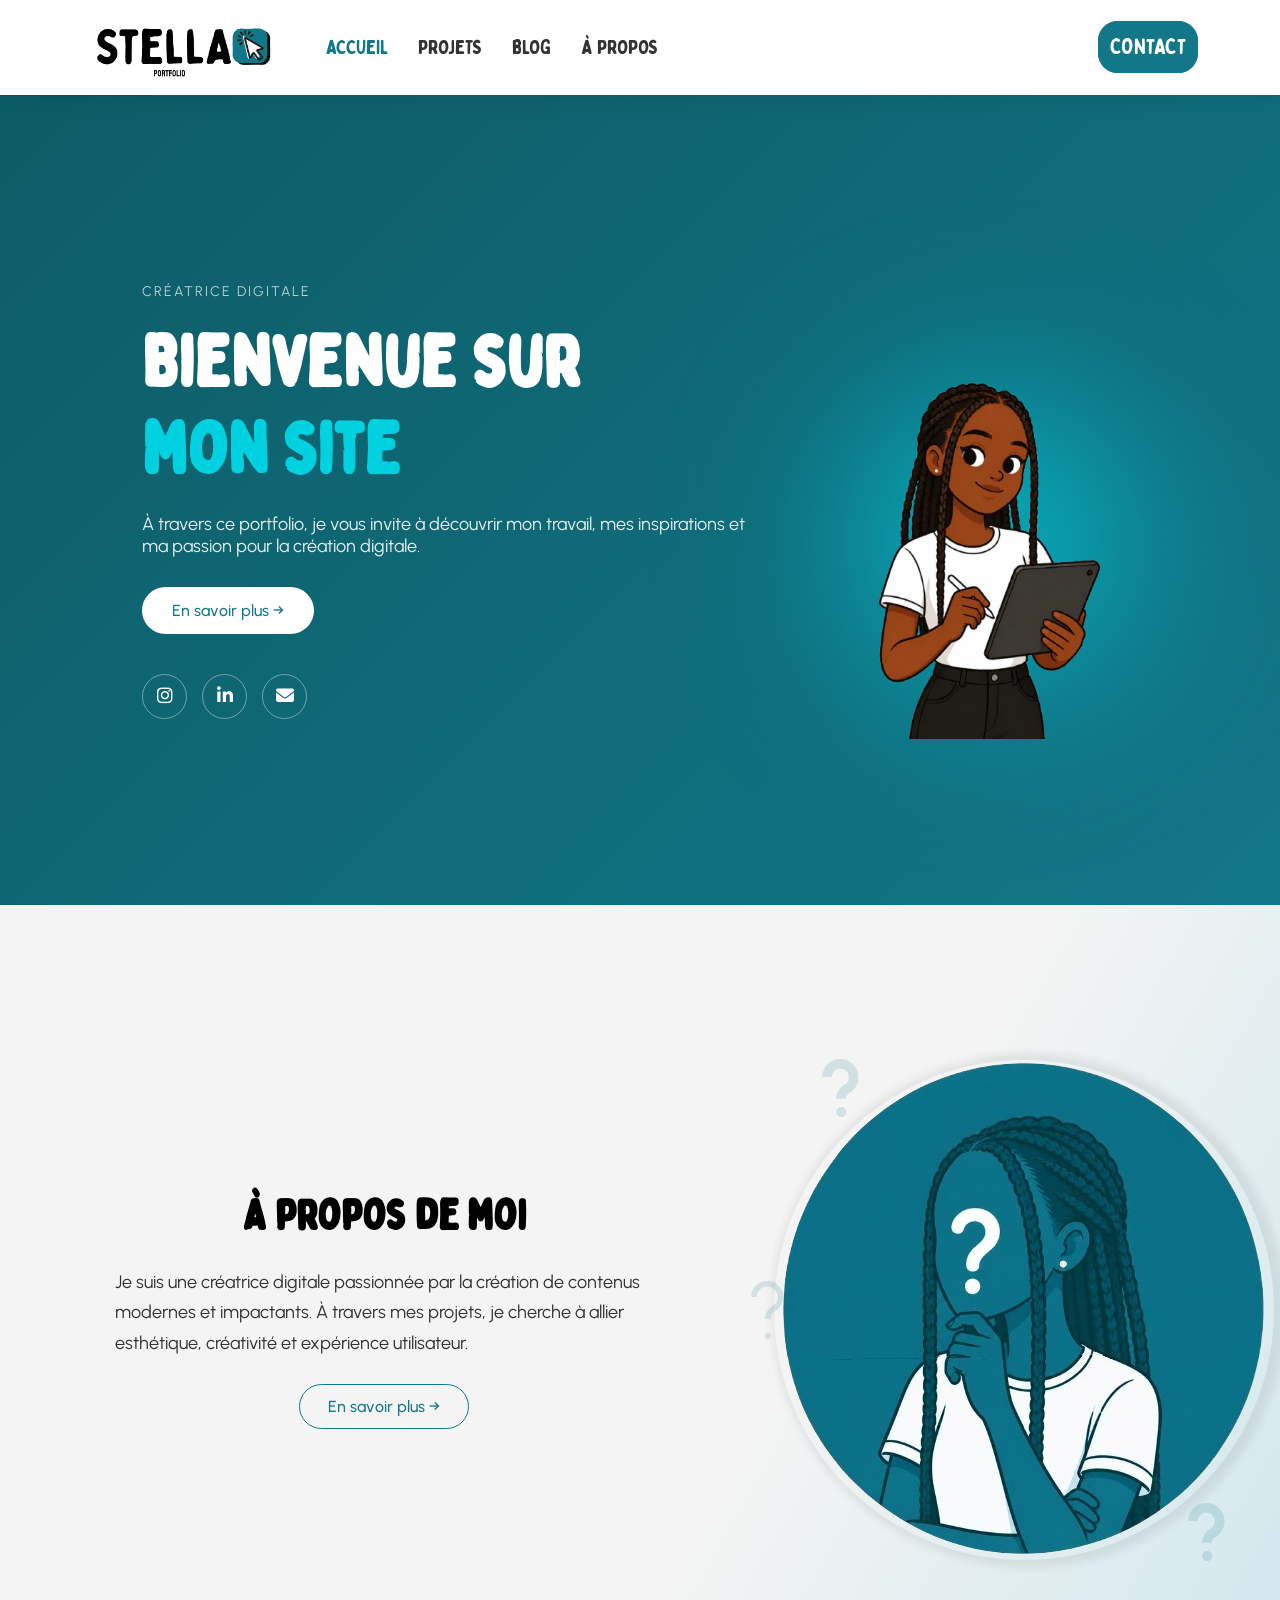
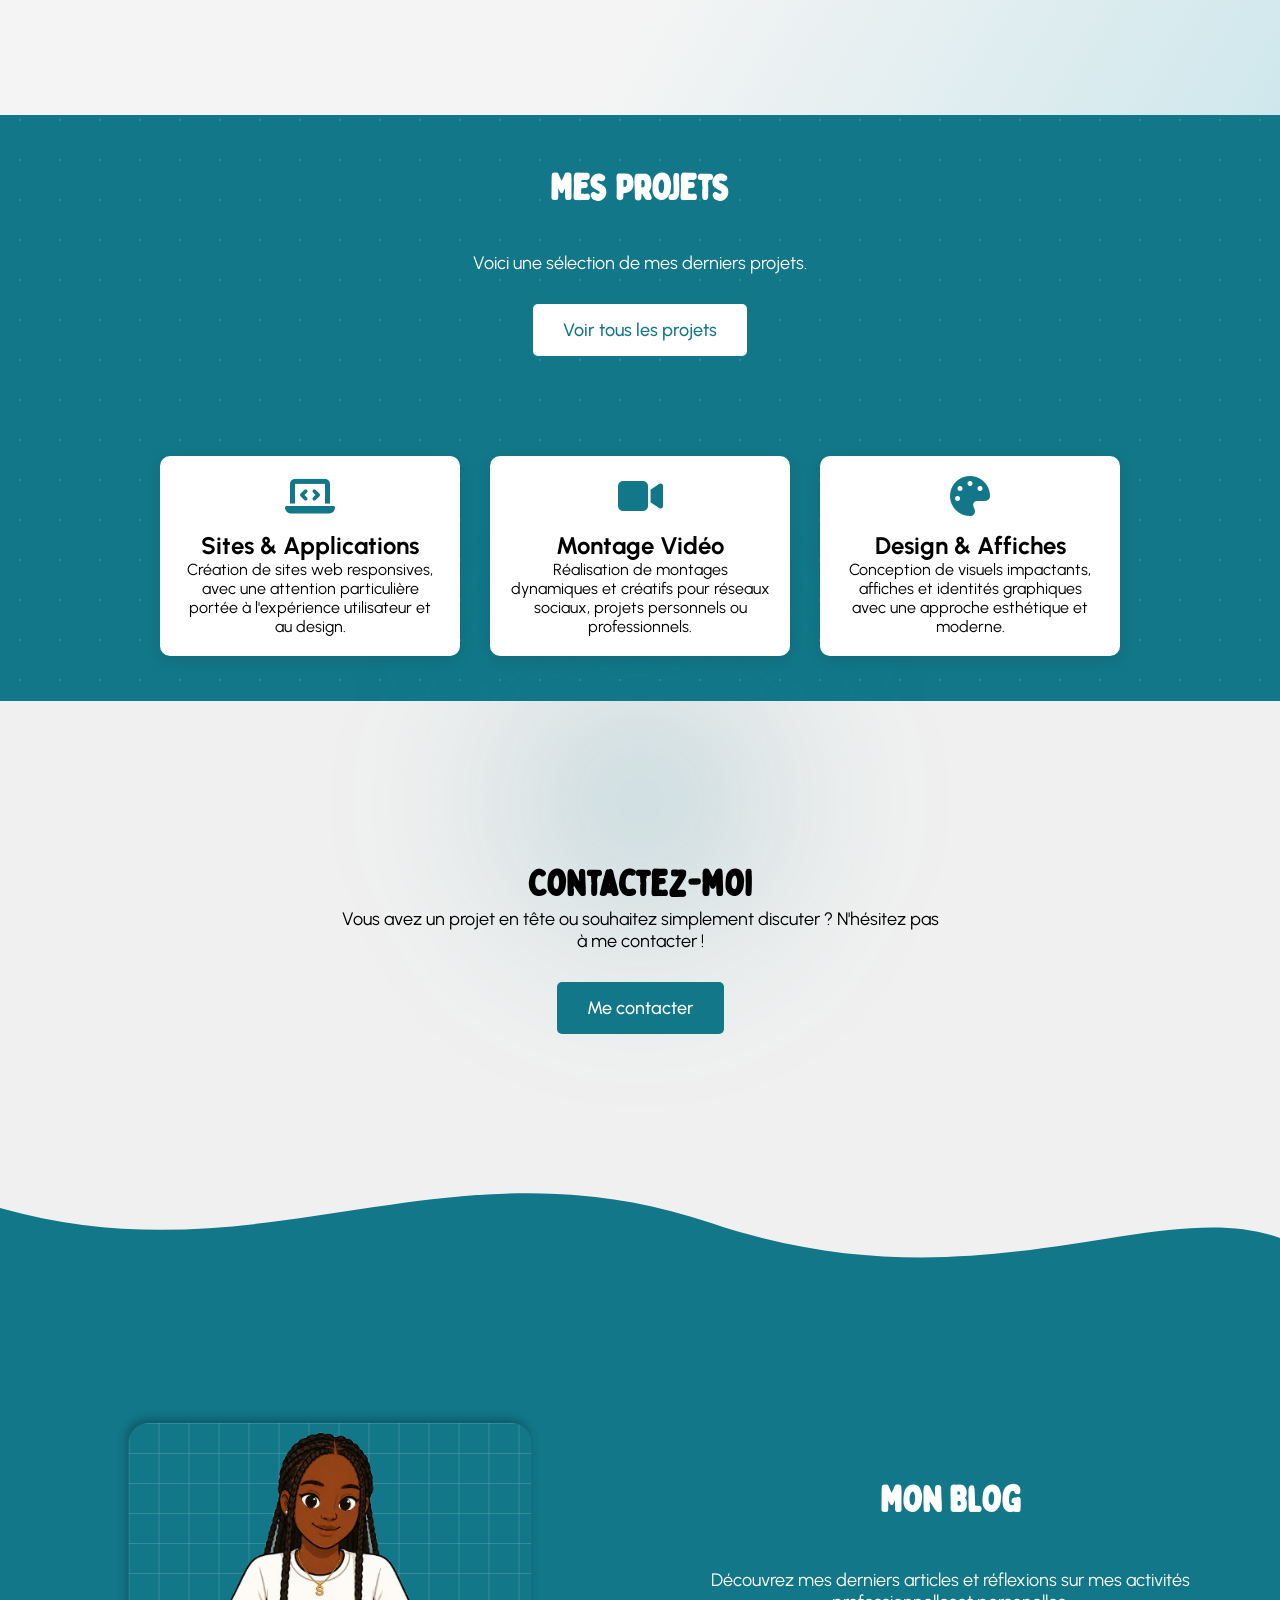
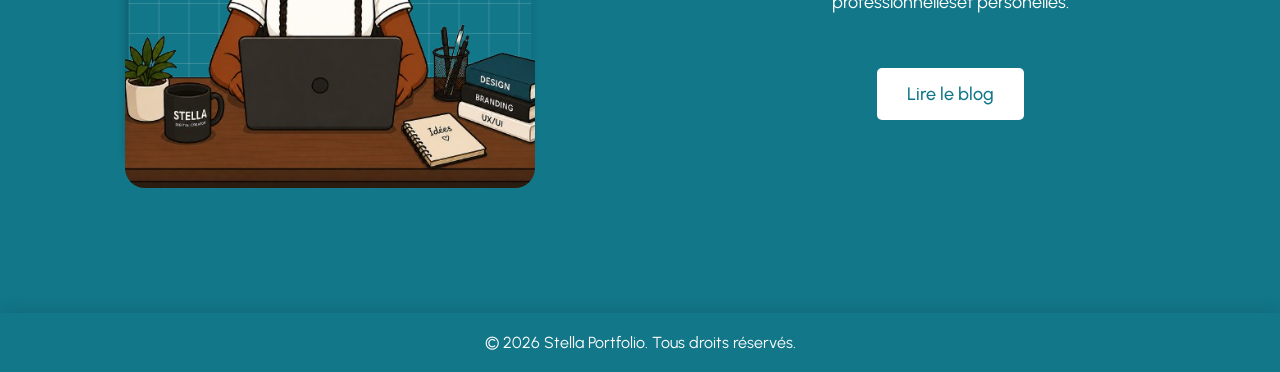
<file: index.html>
<!DOCTYPE html>
<html lang="fr">
<head>
    <meta charset="UTF-8">
    <meta name="viewport" content="width=device-width, initial-scale=1.0">
    <title>Stella</title>
    <link rel="stylesheet" href="assets/css/index.css">
    <link rel="stylesheet" href="assets/css/general.css">
    <link rel="stylesheet" href="https://cdnjs.cloudflare.com/ajax/libs/font-awesome/6.5.0/css/all.min.css">
    <link href="https://fonts.googleapis.com/css2?family=Inter:wght@300;400;500;600;700&display=swap" rel="stylesheet">
    <link href="https://fonts.googleapis.com/css2?family=Urbanist:wght@300;400;500;600;700&display=swap" rel="stylesheet">
<link rel="stylesheet" href="https://cdnjs.cloudflare.com/ajax/libs/font-awesome/6.5.0/css/all.min.css">
<link rel="icon" type="image/png" href="media/logo-onglet-stella.png">

</head>


<body>

<!-- En-tête avec la barre de navigation et la section de héros -->
<header>
 <nav class="navbar">

    <!-- LOGO -->
    <div class="navbar-logo">
        <img src="media/logo-stella.png" alt="Logo" class="logo">
    </div>

    <!-- HAMBURGER -->
    <div class="hamburger">

        <span></span>
        <span></span>
        <span></span>

    </div>

    <!-- MENU -->
    <div class="nav-menu">
<div class="mobile-menu-logo">
    <img src="media/logo-stella_none.png" alt="Logo Stella">
</div>
        <div class="nav-links">

            <a href="index.html">Accueil</a>
            <a href="vues/projets.html">Projets</a>
            <a href="vues/blog.html">Blog</a>
            <a href="vues/apropos.html">À propos</a>
            <!-- <a href="vues/mystere.html">?</a> -->

        </div>

        <div class="nav-links-right">

            <a href="vues/contact.html">Contact</a>

        </div>

    </div>

</nav>
<!-- Section de héros -->
 <div class="hero">
 

     <div class="hero-col-text">
        <span class="hero-tag">Créatrice digitale</span>

        <h1>
            Bienvenue sur <br>
            <span>mon site</span>
        </h1>

        <p>
            À travers ce portfolio, je vous invite à découvrir mon travail,
            mes inspirations et ma passion pour la création digitale.
        </p>

        <a href="vues/a-propos.html" class="btn">En savoir plus →</a>
        <br>
       <div class="hero-socials">
    <a href="#" target="_blank" aria-label="Instagram">
        <i class="fab fa-instagram"></i>
    </a>
    <a href="#" target="_blank" aria-label="LinkedIn">
        <i class="fab fa-linkedin-in"></i>
    </a>
    <a href="mailto:tonmail@email.com" aria-label="Email">
        <i class="fas fa-envelope"></i>
    </a>
</div>
    </div>
    
    <div class="hero-col-image">
        <img  class="hero-image" src="media/index/avatar_hero.png" alt="Image avatr de la section de héros  ">
  <div class="hero-glow"></div>
 </div>
   

    
</div>
</header>
<!-- Section principale -->
<main>
<section class="about">
    <div class="about-content">
        <h2>À propos de moi</h2>
        <p>
            Je suis une créatrice digitale passionnée par la création de contenus modernes et impactants.
            À travers mes projets, je cherche à allier esthétique, créativité et expérience utilisateur.
        </p>
        <a href="vues/a-propos.html" class="about-btn">
    En savoir plus →
</a>
    </div>

  
    <div class="about-image">
         <span>?</span>
        <img src="media/index/img-apropos.png" alt="Image à propos de moi">
</div>
       
</section>

<section class="projects">
   
    <div class="projects-header">
        <h2>Mes Projets</h2>
        <p>Voici une sélection de mes derniers projets.</p>
        <a href="vues/projets.html" class="btn">Voir tous les projets</a>
    </div>
    
   <div class="project-list">

    <!-- WEB / MOBILE -->
    <div class="project-item">
        <i class="fas fa-laptop-code"></i>
        <h3>Sites & Applications</h3>
        <p>
            Création de sites web responsives, avec une attention particulière portée à l'expérience utilisateur et au design.
        </p>
    </div>

    <!-- VIDEO -->
    <div class="project-item">
        <i class="fas fa-video"></i>
        <h3>Montage Vidéo</h3>
        <p>
            Réalisation de montages dynamiques et créatifs pour réseaux sociaux, projets personnels ou professionnels.
        </p>
    </div>

    <!-- DESIGN -->
    <div class="project-item">
        <i class="fas fa-palette"></i>
        <h3>Design & Affiches</h3>
        <p>
            Conception de visuels impactants, affiches et identités graphiques avec une approche esthétique et moderne.
        </p>
    </div>

</div>
</section>






<section class="contact">
  
    <h2>Contactez-moi</h2>
    <p>Vous avez un projet en tête ou souhaitez simplement discuter ? N'hésitez pas à me contacter !</p>
    <a href="vues/contact.html" class="btn">Me contacter</a>
</section>

<!-- 🔥 SECTION TRANSITION -->
<div class="section-transition">
  <svg viewBox="0 0 1440 200" preserveAspectRatio="none">
    <path fill="#127789" d="
      M0,100 
      C300,200 500,0 800,120 
      C1100,240 1300,80 1440,140 
      L1440,200 
      L0,200 
      Z">
    </path>
  </svg>
</div>

<section class="blog">
    <div class="blog-image">
        <img src="media/index/avatar_apropos.png" alt="Image du blog">
    </div>
    <div class="blog-content">
        <h2>Mon Blog</h2>
        <p>Découvrez mes derniers articles et réflexions sur mes activités professionnelleset personelles.</p>
        <a href="vues/blog.html" class="btn">Lire le blog</a>
    </div>
</section>
<!-- Bouton de retour en haut -->
<div class="back-to-top">
    <a href="index.html" class="btn">Revenir en haut</a>
</div>

</main>

<footer class="footer">
    <p>&copy; 2026 Stella Portfolio. Tous droits réservés.</p>
</footer>
<script src="assets/js/backtotop.js"></script>
<script src="assets/js/menu.js"></script>

</body>
</html>
</file>
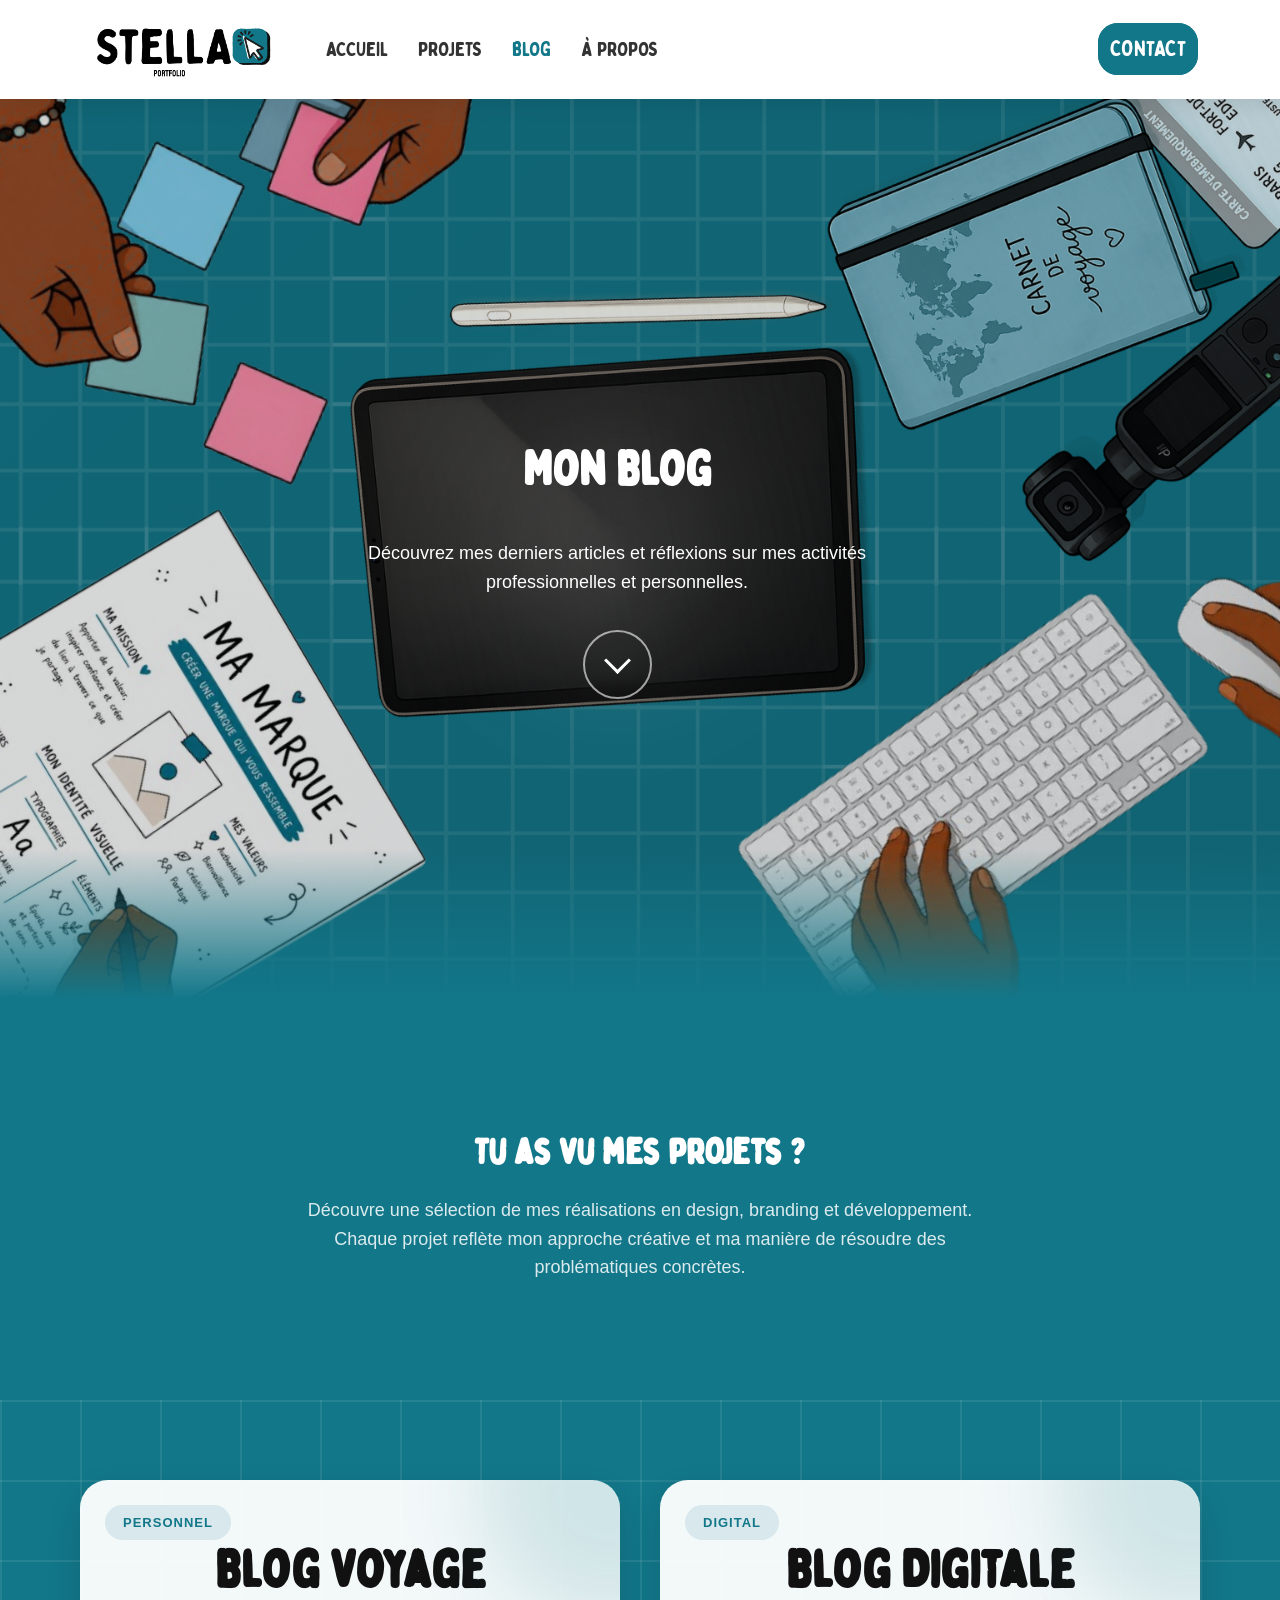
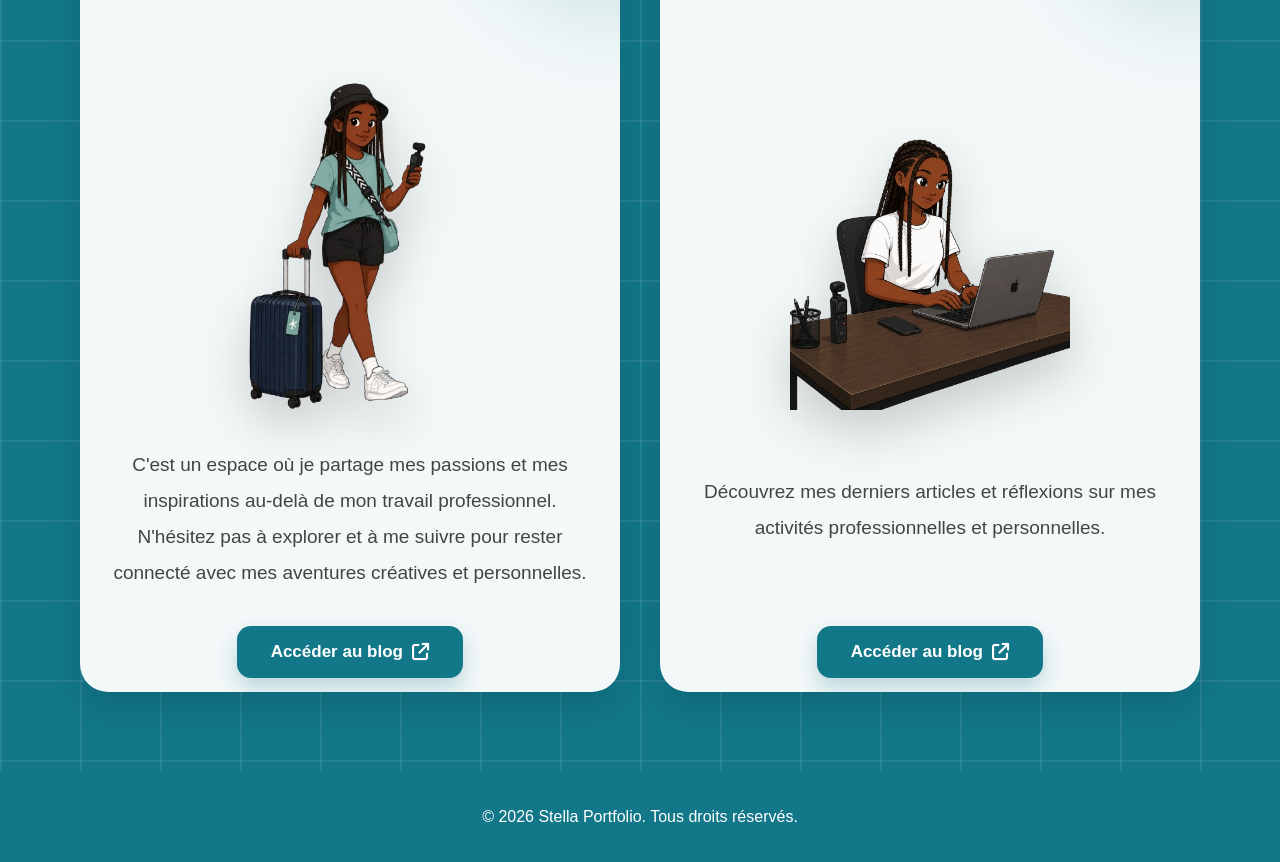
<file: vues/blog.html>
<!DOCTYPE html>
<html lang="fr">
<head>
    <meta charset="UTF-8">
    <meta name="viewport" content="width=device-width, initial-scale=1.0">
        <link rel="stylesheet" href="../assets/css/blog.css">
        <link rel="stylesheet" href="../assets/css/general.css">
         <link rel="stylesheet"
href="https://cdnjs.cloudflare.com/ajax/libs/font-awesome/6.7.2/css/all.min.css">
   <link rel="icon" type="image/png" href="../media/logo-onglet-stella.png">

    <title>Blog</title>
</head>
<body>
    <header>
        <!-- En-tête avec la barre de navigation et la section de héros -->
    <nav class="navbar">

    <!-- LOGO -->
    <div class="navbar-logo">
        <img src="../media/logo-stella.png" alt="Logo" class="logo">
    </div>

    <!-- HAMBURGER -->
    <div class="hamburger">

        <span></span>
        <span></span>
        <span></span>

    </div>

    <!-- MENU -->
    <div class="nav-menu">
<div class="mobile-menu-logo">
    <img src="../media/logo-stella_none.png" alt="Logo Stella">
</div>
        <div class="nav-links">

            <a href="../index.html">Accueil</a>
            <a href="projets.html">Projets</a>
            <a href="blog.html">Blog</a>
            <a href="apropos.html">À propos</a>
              <!--   <a href="mystere.html">?</a> -->

        </div>

        <div class="nav-links-right">

            <a href="contact.html">Contact</a>

        </div>

    </div>

</nav>
       
    </header>
    <main>
        <section class="blog-content">
            <!-- Section de héros -->
         <div class="hero-blog">
            <h1>Mon Blog</h1>
            <p>Découvrez mes derniers articles et réflexions sur mes activités professionnelles et personnelles.</p>
            <a href="#blogs" class="scroll-down">
    <span></span>
</a>
        </div>
       
        </section>
     <section class="cta-projects">
    <div class="cta-content">
        <h2>Tu as vu mes projets ?</h2>
        <p>
            Découvre une sélection de mes réalisations en design, branding et développement.
            Chaque projet reflète mon approche créative et ma manière de résoudre des problématiques concrètes.
        </p>
       
    </div>
</section>

     <section class="bloc-blog" id="blogs">
            <div class="bloc-blog-left">
                <h2>Blog Voyage</h2>
                 <img src="../media/blogdetail/img-perso.png" alt="Image de blog">
                <p>C'est un espace où je partage mes passions et mes inspirations au-delà de mon travail professionnel.<br> N'hésitez pas à explorer et à me suivre pour rester connecté avec mes aventures créatives et personnelles.</p>
                    <a href="https://caramel-scribe-ee8.notion.site/Blog-Voyage-25a0887156f2805fad26cf32d80b3ff8"  target="_blank"
           rel="noopener noreferrer" class="btn">Accéder au blog  &nbsp; 
              <i class="fa-solid fa-arrow-up-right-from-square"></i>
            </a>
                   </div>
            <div class="bloc-blog-right">
                <h2>Blog Digitale </h2>
                <img src="../media/blogdetail/img-pro.png" alt="Image de blog">
                <p>Découvrez mes derniers articles et réflexions sur mes activités professionnelles et personnelles.</p>
                <a href="https://app.notion.com/p/Blog-Digitale-4adf5fb023ac8332aa4001d52f85892b?source=copy_link"  target="_blank"
           rel="noopener noreferrer" class="btn">Accéder au blog  &nbsp; 
              <i class="fa-solid fa-arrow-up-right-from-square"></i>
            </a>
            </div>
        </section>

      
</main>
<footer>
    <p>&copy; 2026 Stella Portfolio. Tous droits réservés.</p>
</footer>

     <script src="../assets/js/menu.js"></script>
</body>
</html>
</file>
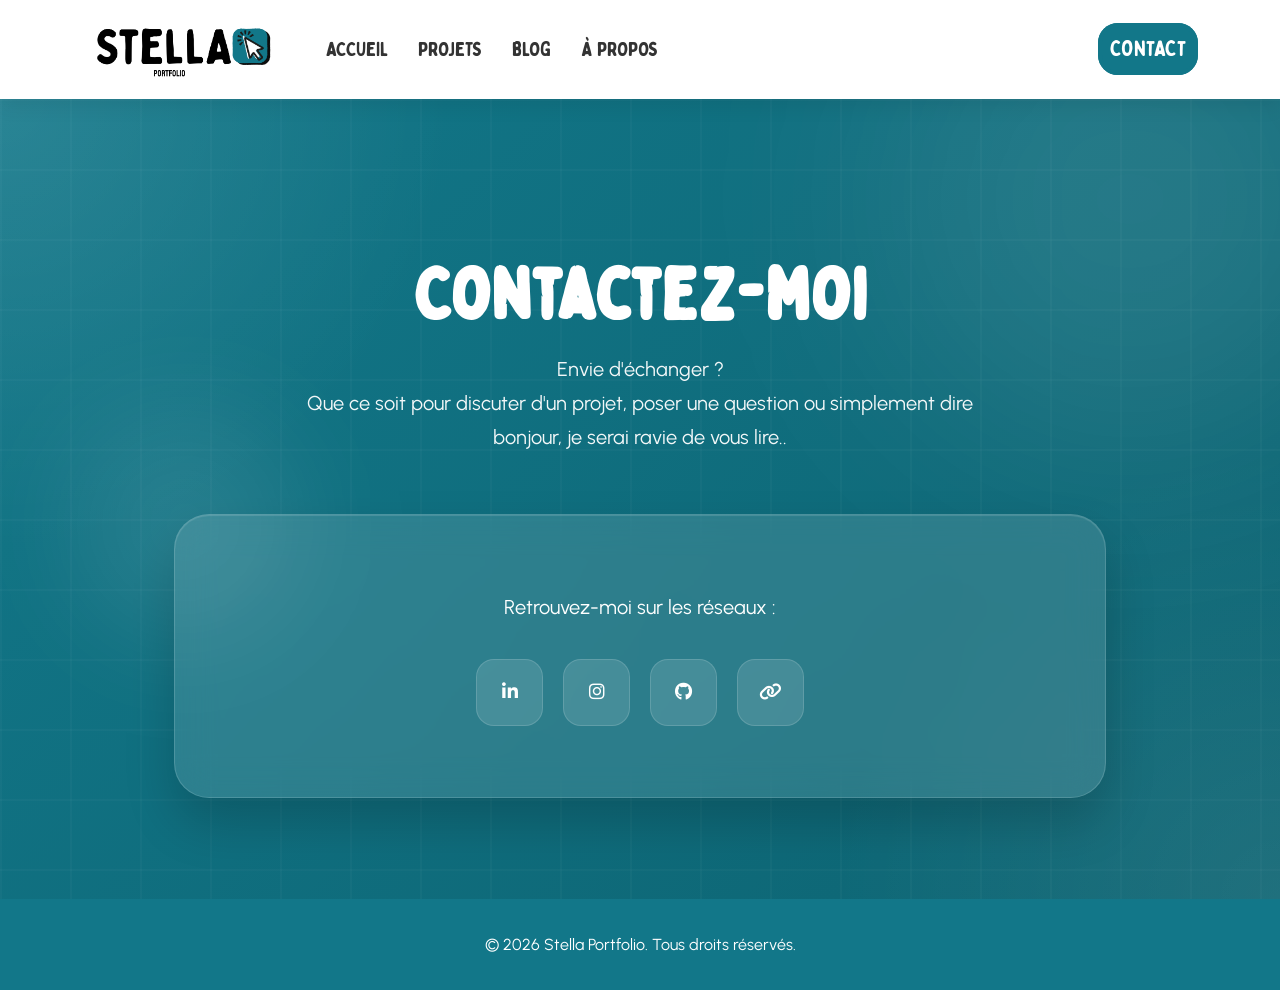
<file: vues/contact.html>
<!DOCTYPE html>
<html lang="fr">
<head>
    <meta charset="UTF-8">
    <meta name="viewport" content="width=device-width, initial-scale=1.0">
    <link rel="stylesheet" href="../assets/css/contact.css">
    <link rel="stylesheet" href="../assets/css/general.css">
    <link href="https://fonts.googleapis.com/css2?family=Inter:wght@300;400;500;600;700&display=swap" rel="stylesheet">
    <link href="https://fonts.googleapis.com/css2?family=Urbanist:wght@300;400;500;600;700&display=swap" rel="stylesheet">
    <link rel="stylesheet" href="https://cdnjs.cloudflare.com/ajax/libs/font-awesome/6.5.0/css/all.min.css">
    <link rel="icon" type="image/png" href="../media/logo-onglet-stella.png">
    <title>Contact</title>
</head>
<body>
    <header>
        <!-- En-tête avec la barre de navigation et la section de héros -->
       <nav class="navbar">

    <!-- LOGO -->
    <div class="navbar-logo">
        <img src="../media/logo-stella.png" alt="Logo" class="logo">
    </div>

    <!-- HAMBURGER -->
    <div class="hamburger">

        <span></span>
        <span></span>
        <span></span>

    </div>

    <!-- MENU -->
    <div class="nav-menu">
<div class="mobile-menu-logo">
    <img src="../media/logo-stella_none.png" alt="Logo Stella">
</div>
        <div class="nav-links">

            <a href="../index.html">Accueil</a>
            <a href="projets.html">Projets</a>
            <a href="blog.html">Blog</a>
            <a href="apropos.html">À propos</a>
             <!--   <a href="mystere.html">?</a> -->

        </div>

        <div class="nav-links-right">

            <a href="contact.html">Contact</a>

        </div>

    </div>

</nav>
        
    </header>

    <!-- Section principale -->
    <main>

        <!-- Formulaire de contact -->
        <section class="contact-form-section">
            <div class="contact-header">
            <h1>Contactez-moi</h1>
           <p> Envie d'échanger ?
<br>
Que ce soit pour discuter d'un projet,
poser une question ou simplement dire bonjour,
je serai ravie de vous lire..</p>
    </div>

    <div class="contact-card">

        <p>Retrouvez-moi sur les réseaux :</p>

    <ul class="social-links">

    <li>
        <a href="#">
            <i class="fab fa-linkedin-in"></i>
        </a>
    </li>

    <li>
        <a href="#">
            <i class="fab fa-instagram"></i>
        </a>
    </li>

    <li>
        <a href="#">
            <i class="fab fa-github"></i>
        </a>
    </li>
   <li>
    <a href="https://linktr.ee/rstella" target="_blank" rel="noopener noreferrer">
        <i class="fas fa-link"></i>
    </a>
</li>

</ul>
    </div>

</section>
    </main>

    <footer>
        <p>&copy; 2026 Stella Portfolio. Tous droits réservés.</p>
    </footer>
     <script src="../assets/js/menu.js"></script>
</body>
</html>
</file>
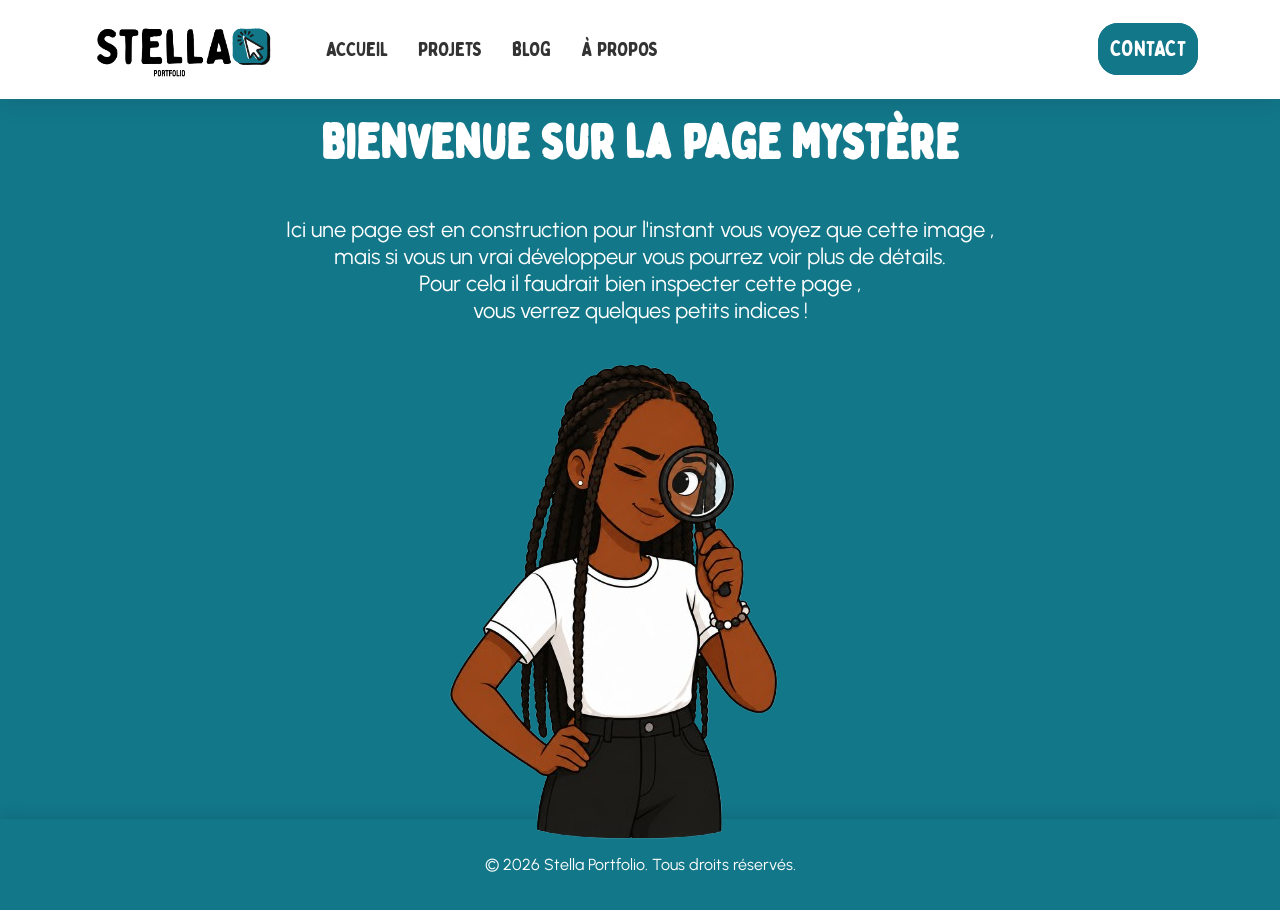
<file: vues/mystere.html>
<!DOCTYPE html>
<html lang="fr">
<head>
    <meta charset="UTF-8">
    <meta name="viewport" content="width=device-width, initial-scale=1.0">
     <link rel="stylesheet" href="../assets/css/mystere.css">
      <link rel="stylesheet" href="../assets/css/general.css">
    <link href="https://fonts.googleapis.com/css2?family=Inter:wght@300;400;500;600;700&display=swap" rel="stylesheet">
    <link href="https://fonts.googleapis.com/css2?family=Urbanist:wght@300;400;500;600;700&display=swap" rel="stylesheet">
    <title>Page Mystère</title>
</head>
<body>
      <header>
        <!-- En-tête avec la barre de navigation et la section de héros -->
   <nav class="navbar">

    <!-- LOGO -->
    <div class="navbar-logo">
        <img src="../media/logo-stella.png" alt="Logo" class="logo">
    </div>

    <!-- HAMBURGER -->
    <div class="hamburger">

        <span></span>
        <span></span>
        <span></span>

    </div>

    <!-- MENU -->
    <div class="nav-menu">
<div class="mobile-menu-logo">
    <img src="../media/logo-stella_none.png" alt="Logo Stella">
</div>
        <div class="nav-links">

            <a href="../index.html">Accueil</a>
            <a href="projets.html">Projets</a>
            <a href="blog.html">Blog</a>
            <a href="apropos.html">À propos</a>
             <!--   <a href="mystere.html">?</a> -->

        </div>

        <div class="nav-links-right">

            <a href="contact.html">Contact</a>

        </div>

    </div>

</nav>
       
    </header>
    <section class="mystere-container">
    <h1>Bienvenue sur la page Mystère</h1>
    <p> Ici une page est en construction 
    pour l'instant vous voyez que cette image ,<br>
     mais si vous un vrai développeur vous pourrez voir plus de détails.<br>
      Pour cela il faudrait bien inspecter cette page ,<br>
vous verrez quelques petits indices ! </p>
    <img src="../media/mystere.png" alt="Image Mystère" class="mystere-image">  
    </section>
    <footer>
    <p>&copy; 2026 Stella Portfolio. Tous droits réservés.</p>
</footer>
 <script src="../assets/js/menu.js"></script>
</body>
</html>
</file>
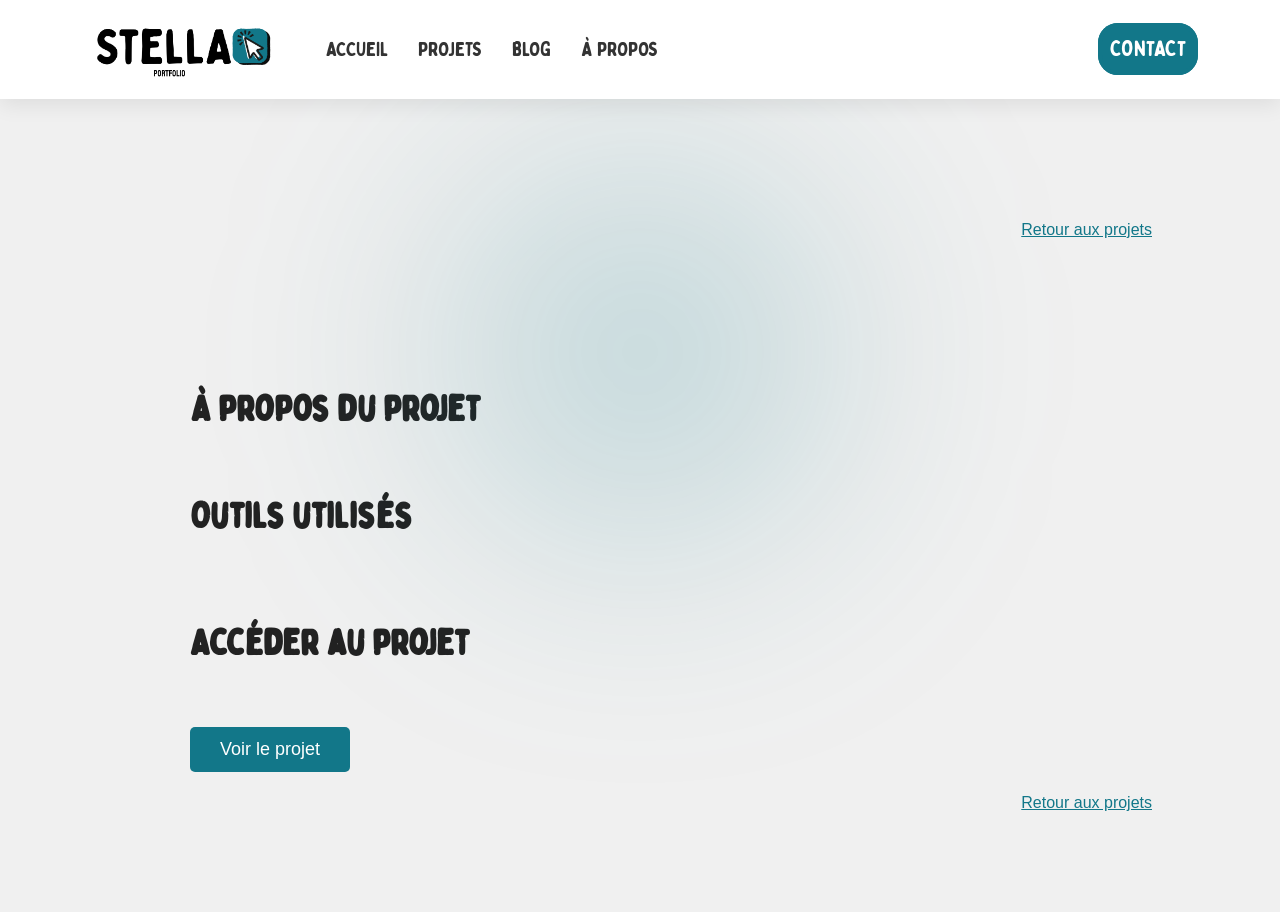
<file: vues/projetdetail.html>
<!DOCTYPE html>
<html lang="fr">

<head>

    <meta charset="UTF-8">

    <meta name="viewport" content="width=device-width, initial-scale=1.0">

    <title>Détails Projet</title>

    <link rel="stylesheet" href="../assets/css/projetdetail.css">
<link rel="stylesheet" href="../assets/css/general.css">
<link rel="icon" type="image/png" href="../media/logo-onglet-stella.png">

</head>

<body>
  <header>
        <!-- En-tête avec la barre de navigation et la section de héros -->
   <nav class="navbar">

    <!-- LOGO -->
    <div class="navbar-logo">
        <img src="../media/logo-stella.png" alt="Logo" class="logo">
    </div>

    <!-- HAMBURGER -->
    <div class="hamburger">

        <span></span>
        <span></span>
        <span></span>

    </div>

    <!-- MENU -->
    <div class="nav-menu">
<div class="mobile-menu-logo">
    <img src="../media/logo-stella_none.png" alt="Logo Stella">
</div>
        <div class="nav-links">

            <a href="../index.html">Accueil</a>
            <a href="projets.html">Projets</a>
            <a href="blog.html">Blog</a>
            <a href="apropos.html">À propos</a>
          <!--   <a href="mystere.html">?</a> -->

        </div>

        <div class="nav-links-right">

            <a href="contact.html">Contact</a>

        </div>

    </div>

</nav>
    </header>

<section class="project-details">
 <div class="project-back-link"><a href="projets.html">Retour aux projets</a></div>

    <div class="project-hero">

        <div class="project-glow"></div>

        <h1 id="project-title"></h1>

        <p id="project-subtitle"></p>

        <img id="project-image">

    </div>

    <div class="project-content">

        <h2>À propos du projet</h2>

        <p id="project-description"></p>

        <h2>Outils utilisés</h2>

        <div class="project-tags" id="project-tags"></div>

        <h2>Accéder au projet</h2>
        <div class="project-link-container">
        <a href="#" id="project-link" class="project-link">Voir le projet</a>
</div>
    </div>

   <div class="project-back-link"><a href="projets.html">Retour aux projets</a></div>
</section>

<script src="../assets/js/projetdetail.js"></script>
 <script src="../assets/js/menu.js"></script>
</body>

</html>
</file>
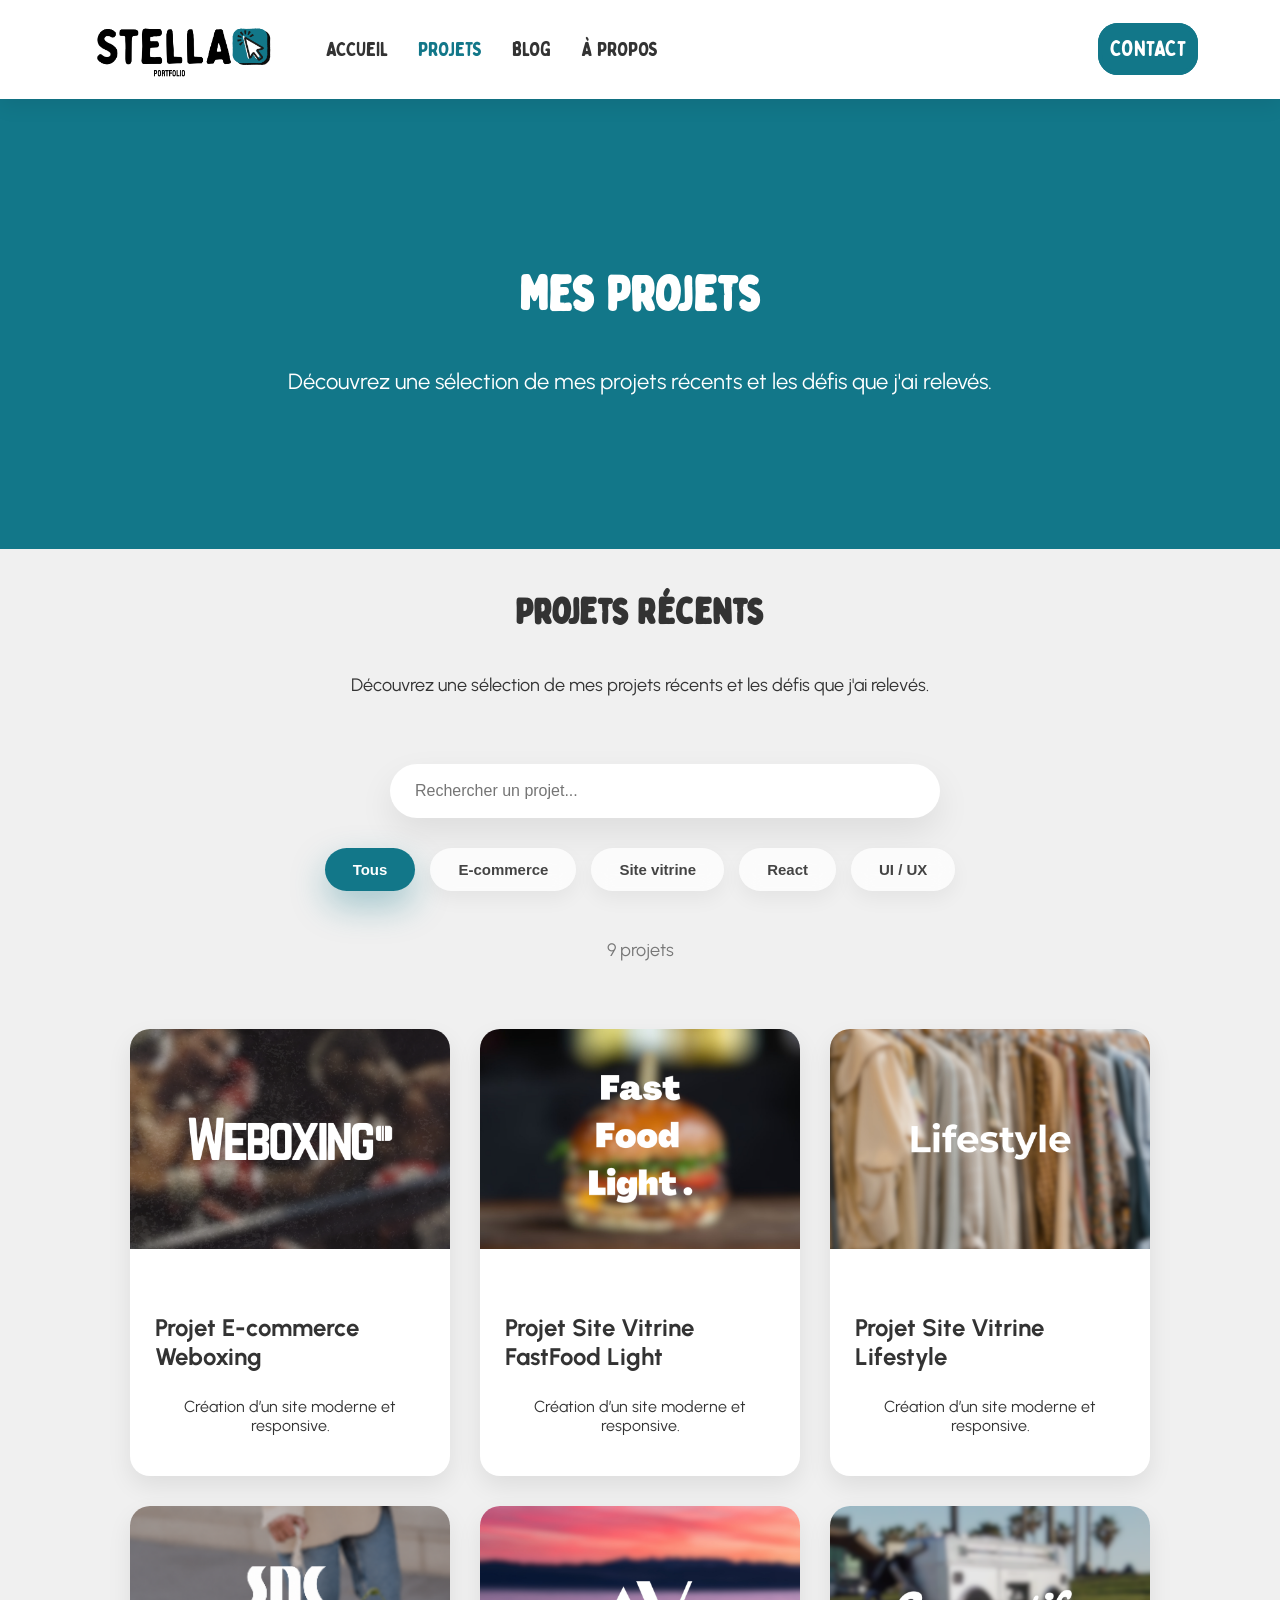
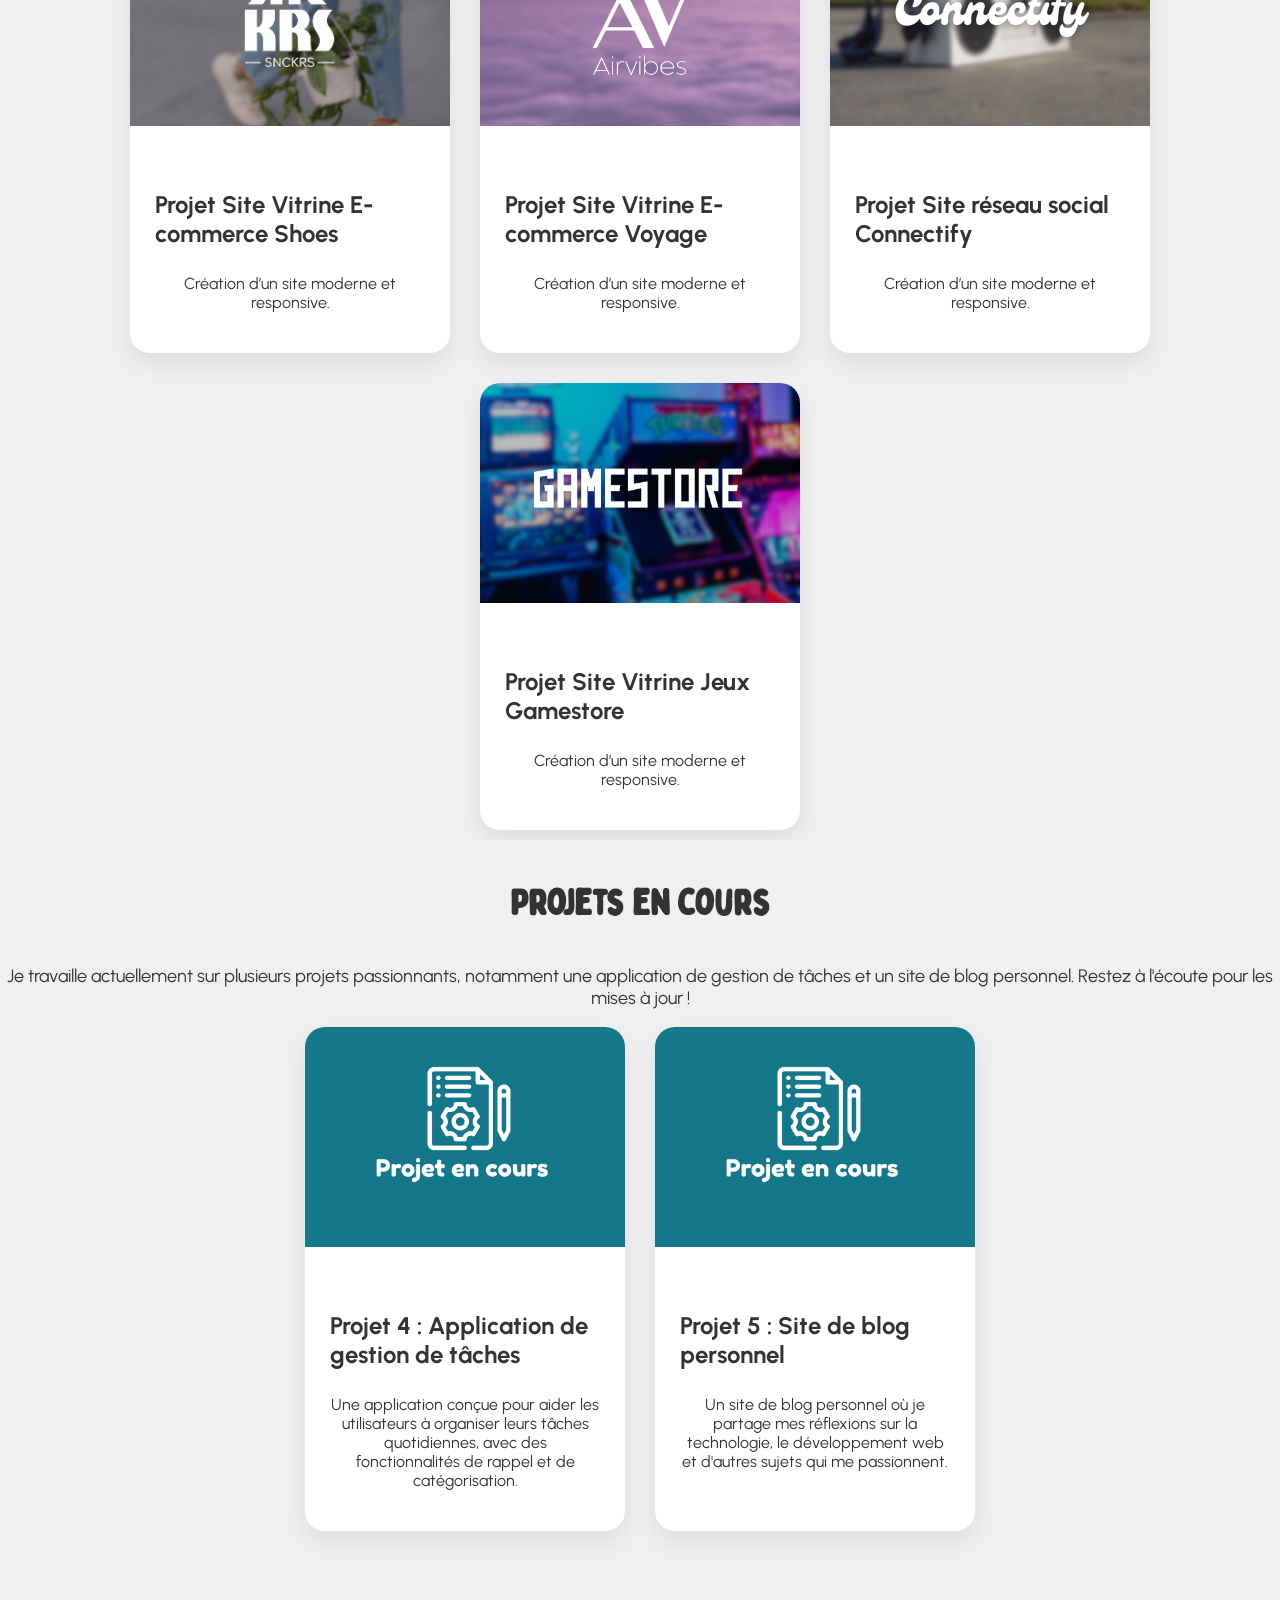
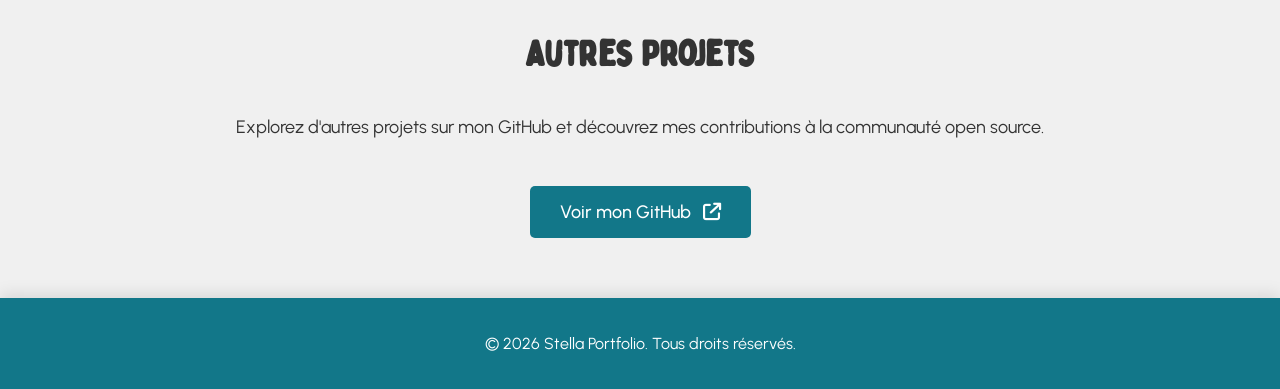
<file: vues/projets.html>
<!DOCTYPE html>
<html lang="fr">
<head>
    <meta charset="UTF-8">
    <meta name="viewport" content="width=device-width, initial-scale=1.0">
     <link rel="stylesheet" href="../assets/css/projets.css">
      <link rel="stylesheet" href="../assets/css/general.css">
      <link rel="stylesheet"
href="https://cdnjs.cloudflare.com/ajax/libs/font-awesome/6.7.2/css/all.min.css">
    <link href="https://fonts.googleapis.com/css2?family=Inter:wght@300;400;500;600;700&display=swap" rel="stylesheet">
    <link href="https://fonts.googleapis.com/css2?family=Urbanist:wght@300;400;500;600;700&display=swap" rel="stylesheet">
    <link rel="icon" type="image/png" href="../media/logo-onglet-stella.png">

    <title>Projets</title>
</head>


<body>
    <header>
        <!-- En-tête avec la barre de navigation et la section de héros -->
    <nav class="navbar">

    <!-- LOGO -->
    <div class="navbar-logo">
        <img src="../media/logo-stella.png" alt="Logo" class="logo">
    </div>

    <!-- HAMBURGER -->
    <div class="hamburger">

        <span></span>
        <span></span>
        <span></span>

    </div>

    <!-- MENU -->
    <div class="nav-menu">
<div class="mobile-menu-logo">
    <img src="../media/logo-stella_none.png" alt="Logo Stella">
</div>
        <div class="nav-links">

            <a href="../index.html">Accueil</a>
            <a href="projets.html">Projets</a>
            <a href="blog.html">Blog</a>
            <a href="apropos.html">À propos</a>
              <!--   <a href="mystere.html">?</a> -->

        </div>

        <div class="nav-links-right">

            <a href="contact.html">Contact</a>

        </div>

    </div>

</nav>
        <!-- Section de héros -->
         <div class="hero-projects">
            <h1>Mes Projets</h1>
            <p>Découvrez une sélection de mes projets récents et les défis que j'ai relevés.</p>
         
        </div>
    </header>

    <!-- Section principale -->
    <main>

        <section class="projects-container">
            <div  class="projects-header">
                <h2>Projets Récents</h2>
                <p>Découvrez une sélection de mes projets récents et les défis que j'ai relevés.</p>
            <div class="projects-toolbar">

    <div class="search-box">

        <input
            type="text"
            id="searchProject"
            placeholder="Rechercher un projet..."
        >

    </div>

    <div class="project-filters">

        <button class="filter-btn active" data-filter="all">
            Tous
        </button>

        <button class="filter-btn" data-filter="ecommerce">
            E-commerce
        </button>

        <button class="filter-btn" data-filter="vitrine">
            Site vitrine
        </button>

        <button class="filter-btn" data-filter="react">
            React
        </button>

        <button class="filter-btn" data-filter="ui">
            UI / UX
        </button>

    </div>

    <p class="project-count">
        <span id="countProjects">4</span> projets
    </p>

</div>    
            </div>
<!-- ========================= -->
<!-- PAGE PROJETS.HTML -->
 
<!-- ========================= -->

<div class="project-list" id="projectsList">

    <!-- PROJET 1 -->
   <a href="projetdetail.html?id=1" class="project-item" data-category="ecommerce react html css javascript">

        <div class="project-img">
            <img src="../media/projet/weboxing/logo_webg.png" alt="logo_weboxing">
        </div>

        <div class="project-txt">
            <h3>Projet E-commerce Weboxing </h3>
            <p>Création d’un site moderne et responsive.</p>
        </div>

    </a>

    <!-- PROJET 2 -->
 <a href="projetdetail.html?id=2 " class="project-item" data-category="vitrine html css javascript">

        <div class="project-img">
            <img src="../media/projet/ffl/logo_ffl.png" alt="logo_weboxing">
        </div>

        <div class="project-txt">
            <h3>Projet Site Vitrine FastFood Light </h3>
            <p>Création d’un site moderne et responsive.</p>
        </div>

    </a>

    <!-- PROJET 3 -->
 <a href="projetdetail.html?id=3 " class="project-item" data-category="vitrine ui">

        <div class="project-img">
            <img src="../media/projet/lifestyle/logo_life.png" alt="logo_lifestyle">
        </div>

        <div class="project-txt">
            <h3>Projet Site Vitrine Lifestyle </h3>
            <p>Création d’un site moderne et responsive.</p>
        </div>

    </a>
    <!-- PROJET 4 -->
 <a href="projetdetail.html?id=4 " class="project-item" data-category="ecommerce">

        <div class="project-img">
            <img src="../media/projet/shoes/logo_shoes.png" alt="logo_shoes">
        </div>

        <div class="project-txt">
            <h3>Projet Site Vitrine E-commerce Shoes </h3>
            <p>Création d’un site moderne et responsive.</p>
        </div>

    </a>
  <!-- PROJET  -->
 <a href="projetdetail.html?id=5 " class="project-item" data-category="ecommerce">

        <div class="project-img">
            <img src="../media/projet/voyage/logo_voyage.png" alt="logo_voyage">
        </div>

        <div class="project-txt">
            <h3>Projet Site Vitrine E-commerce Voyage </h3>
            <p>Création d’un site moderne et responsive.</p>
        </div>

    </a>
     <!-- PROJET  -->
 <a href="projetdetail.html?id=6 " class="project-item" data-category="vitrine">

        <div class="project-img">
            <img src="../media/projet/connectify/logo_connectify.png" alt="logo_connectify">
        </div>

        <div class="project-txt">
            <h3>Projet Site réseau social Connectify </h3>
            <p>Création d’un site moderne et responsive.</p>
        </div>

    </a>
     <!-- PROJET 7 -->
 <a href="projetdetail.html?id=7 " class="project-item" data-category="vitrine">

        <div class="project-img">
            <img src="../media/projet/gamestore/logo_gamestore.png" alt="logo_gamestore">
        </div>

        <div class="project-txt">
            <h3>Projet Site Vitrine Jeux Gamestore </h3>
            <p>Création d’un site moderne et responsive.</p>
        </div>

    </a>
</div>
<div id="noResults" class="no-results">

    <h3>Bien tenté ! 😄</h3>

    <p>
        Ce projet n'existe pas... ou pas encore.
    </p>

</div>
        </section>
        <!-- Section des projets en cours et autres projets -->
        <section class="projects-loader">
            <div class="projects-container">   
                <h2>Projets en cours</h2>
                <p>Je travaille actuellement sur plusieurs projets passionnants, notamment une application de gestion de tâches et un site de blog personnel. Restez à l'écoute pour les mises à jour !</p>
               <div class="project-list" id="projectsList">
                    <div class="project-item">
                        <div class="project-img">
                        <img src="../media/logo_projet.png" alt="Image du projet 4" class="project-image">
                        </div>
                        <div class="project-txt">
                        <h3>Projet 4 : Application de gestion de tâches</h3>
                        <p>Une application conçue pour aider les utilisateurs à organiser leurs tâches quotidiennes, avec des fonctionnalités de rappel et de catégorisation.</p>
                    </div>
                    </div>
                    <div class="project-item">
                        <div class="project-img">
                        <img src="../media/logo_projet.png" alt="Image du projet 5" class="project-image">
                        </div>
                        <div class="project-txt">
                        <h3>Projet 5 : Site de blog personnel</h3>
                        <p>Un site de blog personnel où je partage mes réflexions sur la technologie, le développement web et d'autres sujets qui me passionnent.</p>
                    </div>
            </div>
        </section>

       <section class="projects-others">
    <div class="projects-container">
        <h2>Autres Projets</h2>
        <p>
            Explorez d'autres projets sur mon GitHub et découvrez mes contributions à la communauté open source.
        </p>

        <a href="https://github.com/stellaric"
           target="_blank"
           rel="noopener noreferrer"
           class="btn">
            Voir mon GitHub
            &nbsp; 
              <i class="fa-solid fa-arrow-up-right-from-square"></i>
        </a>
    </div>
</section>
        <!-- Bouton de retour en haut -->
<div class="btn-top">
<!-- Bouton retour en haut -->
<button class="back-to-top">

  Revenir en haut 

</button>
</div>
    </main>

    <footer>
        <p>&copy; 2026 Stella Portfolio. Tous droits réservés.</p>
    </footer>
    <script src="../assets/js/menu.js"></script>
    <script src="../assets/js/filtre.js"></script>
</body>
</html>
</file>
<file: assets/css/index.css>
/*** Importing Fonts */
@font-face {
    font-family: 'Bobby Jones';
    src: url('../fonts/bobby-jones-soft-regular.otf') format('truetype');
    font-weight: normal;
    font-style: normal;
}




/** HERO SECTION */
.hero {
    display: flex;
    justify-content: space-between;
    align-items: center;
    padding: 0 8%;
    min-height: 90vh;
    background: linear-gradient(135deg, #0d5c66, #127789);
    color: white;
    overflow: hidden;
}

/* TEXTE */
.hero-col-text {
    max-width: 500px;
    animation: fadeUp 1s ease-out forwards;
}

@keyframes fadeUp {
    from {
        opacity: 0;
        transform: translateY(30px);
    }
    to {
        opacity: 1;
        transform: translateY(0);
    }
}

.hero-tag {
    font-size: 14px;
    letter-spacing: 2px;
    text-transform: uppercase;
    opacity: 0.7;
}

.hero h1 {
    font-size: 72px;
    line-height: 1.2;
    margin: 20px 0;
}

.hero h1 span {
    color: #00d1e0;
}

.hero p {
    font-size: 18px;
    opacity: 0.9;
    margin-bottom: 30px;
}

/* BOUTON */
.btn {
    display: inline-block;
    padding: 14px 30px;
    background: white;
    color: #127789;
    text-decoration: none;
    border-radius: 30px;
    font-weight: 500;
    transition: 0.3s;
}

.btn:hover {
    background: transparent;
    border: 1px solid white;
    color: white;
}


/* SOCIALS */
.hero-socials {
    display: flex;
    gap: 15px;
    margin-top: 40px;
}

.hero-socials a {
    width: 45px;
    height: 45px;
    border: 1px solid rgba(255, 255, 255, 0.4);
    border-radius: 50%;
    text-decoration: none;
    display: flex;
    align-items: center;
    justify-content: center;

    color: white;
    font-size: 18px;

    transition: all 0.3s ease;
}

/* HOVER */
.hero-socials a:hover {
    background: #00d1e0;
    border-color: #00d1e0;
    color: #0d5c66;

    transform: translateY(-5px) scale(1.05);
    box-shadow: 0 10px 25px rgba(0, 209, 224, 0.4);
}

/* IMAGE */
.hero-col-image {
    position: relative;
    width: 50%;
    display: flex;
    justify-content: center;
    align-items: center;
    margin-top: 78px;
}

/* IMAGE */
.hero-image {
    width: 85%;
    /* max-width: 400px */
    position: relative;
    z-index: 2;
}

/* GLOW DERRIÈRE */

.hero-glow {
    position: absolute;
    width: 400px;
    height: 400px;
    background: radial-gradient(circle, #00d1e0 0%, transparent 70%);
    filter: blur(80px);
    z-index: 1;
     animation: neonPulse 4s ease-in-out infinite,
               neonFlicker 6s infinite;
}

@keyframes neonPulse {
    0% {
        transform: scale(1);
        opacity: 0.6;
        filter: blur(80px);
    }
    50% {
        transform: scale(1.25);
        opacity: 1;
        filter: blur(100px);
    }
    100% {
        transform: scale(1);
        opacity: 0.6;
        filter: blur(80px);
    }
}
@keyframes neonFlicker {
    0%, 100% {
        opacity: 0.9;
    }
    48% {
        opacity: 1;
    }
    50% {
        opacity: 0.7;
    }
    52% {
        opacity: 1;
    }
}



/* SECTION ABOUT */
.about {
    display: flex;
    justify-content: center;
    background: linear-gradient(120deg, #f4f4f4 60%, rgba(18, 183, 217, 0.15));
    height: 90vh;
    align-items: center;
    width: 100%;
}

/* TEXTE */
.about-content {
    display: flex;
    flex-direction: column;
    justify-content: center;
    align-items: center;
    width: 60%;
}

.about-content h2 {
    font-size: 42px;
    margin-bottom: 25px;
    line-height: 1.2;
}

.about-content p {
    font-size: 18px;
    line-height: 1.7;
    opacity: 0.8;
    width: 70%;
}

.about-btn {
    display: inline-block;
    margin-top: 25px;
    padding: 12px 28px;

    border: 1px solid #127789;
    color: #127789;
    text-decoration: none;
    border-radius: 30px;

    font-weight: 500;
    transition: all 0.3s ease;
}

/* Hover */
.about-btn:hover {
    background: #127789;
    color: white;
    transform: translateY(-3px);
    box-shadow: 0 10px 25px rgba(18, 119, 137, 0.3);
}
/* IMAGE */
.about-image {
    width: 40%;
    display: flex;
    justify-content: center;
    align-items: center;
    position: relative;
}
.about-image img {
    /* width: 100%; */
    height: auto;
    border-radius: 100%;
    box-shadow: 4px 0px 9px 7px #00000012;
    /* color: #0b7188; */
 animation: float 5s ease-in-out infinite;
}


/* Points d'interrogation */
.about-image::before,
.about-image::after {
    position: absolute;
    font-size: 80px;
    color: #127789;
    opacity: 0.15;
    font-weight: bold;
}

/* ? en haut à gauche */
.about-image::before {
    content: "?";
    top: -20px;
    left: 10%;
}

/* ? en bas à droite */
.about-image::after {
    content: "?";
    bottom: -20px;
    right: 10%;
}

/* 3ème ? */
.about-image span {
    position: absolute;
    content: "?";
    font-size: 80px;
    color: #127789;
    opacity: 0.15;
    top: 50%;
    left: -20px;
    transform: translateY(-50%);
}

/* Animation flottante image */
.about-image img {
    animation: float 5s ease-in-out infinite;
}

/* Animation légère des ? */
.about-image::before,
.about-image::after,
.about-image span {
    animation: floatQ 6s ease-in-out infinite;
}

/* Animation */
@keyframes float {
    0% { transform: translateY(0px); }
    50% { transform: translateY(-12px); }
    100% { transform: translateY(0px); }
}

@keyframes floatQ {
    0% { transform: translateY(0px); }
    50% { transform: translateY(-8px); }
    100% { transform: translateY(0px); }
}
/* PROJECTS SECTION */
.projects {
    height: auto; /* 🔥 auto pour s'adapter au contenu */
    background: #127789;
    display: flex;
    flex-direction: column;
    justify-content: center;
    position: relative;
    overflow: hidden; /* 🔥 IMPORTANT */
}

.projects::before {
    content: "";
    position: absolute;
    width: 200%;
    height: 200%;

    background-image: radial-gradient(rgba(255,255,255,0.12) 1px, transparent 1px);
    background-size: 40px 40px;

    animation: movePattern 20s linear infinite;
    z-index: 0;
}

@keyframes movePattern {
    from {
        transform: translate(0, 0);
    }
    to {
        transform: translate(-50px, -50px);
    }
}
.projects-header {
    display: flex;
    flex-direction: column;
    justify-content: center;
    align-items: center;
    margin-bottom: 40px;
    color: white;
    height: 50%;
}
.projects-header h2 {
    font-size: 36px; /* 🔥 plus grand */
    text-align: center;
    margin-bottom: 40px;
}
.projects-header p {
    font-size: 18px; /* 🔥 plus grand */
    text-align: center;
    max-width: 600px;
}
.projects-header a {
    margin-top: 30px;
    padding: 15px 30px;
    background-color: white;
    color: #127789;
    text-decoration: none;
    font-size: 18px;
    font-weight: 500;
    border-radius: 5px;
    transition: 0.3s;
    text-align: center;
}
.projects-header a:hover {  
    background-color: #127789;
    color: white;    
    border: 2px solid white;
}

.project-list {
    display: flex;
    flex-wrap: wrap;
    gap: 30px; /* espace entre les projets */
    justify-content: center;
    height: 50%;
        
}

.projects-header,
.project-list {
    margin-top: 50px;
    position: relative;
    z-index: 2;
    margin-bottom: 50px;
}

.project-item {
    background-color: white;
    padding: 20px;
    border-radius: 10px;
    box-shadow: 0 4px 15px rgba(0, 0, 0, 0.1);
    width: 300px;
    text-align: center;
    height: fit-content;
    transition: all 0.3s ease;
}
.project-item i {
    font-size: 40px;
    color: #127789;
    margin-bottom: 15px;
}


.project-item:hover {
    transform: translateY(-10px);
    box-shadow: 0 15px 40px rgba(0,0,0,0.15);
}
.project-item h3 {
    font-size: 24px; /* 🔥 plus grand */
}  


/* TRANSITION */
.section-transition {
  width: 100%;
  height: 150px;
  line-height: 0;
  margin-top: -1px; /* supprime ligne blanche */
}

.section-transition svg {
  width: 100%;
  height: 100%;
  display: block;
}

/* CONTACT */
.contact {
  background: #f0f0f0;
  padding: 120px 20px;
  margin-top: -5px; /* colle au blob */
}



/*² CONTACT SECTION */
.contact {
    position: relative; /* IMPORTANT */
    padding: 160px 20px 100px; /* espace en haut pour le blob */
    background-color: #f0f0f0;
    
    display: flex;
    flex-direction: column;
    justify-content: center;
    align-items: center;

    /* ❌ SUPPRIME height: 70vh */
}
.contact h2 {
    font-size: 36px; /* 🔥 plus grand */
}
.contact p {
    font-size: 18px; /* 🔥 plus grand */
    text-align: center;
    max-width: 600px;
    margin-bottom: 30px;
}
.contact a {
    padding: 15px 30px;
    background-color: #127789;
    color: white;
    text-decoration: none;
    font-size: 18px;
    font-weight: 500;
    border-radius: 5px;
    transition: 0.3s;
}
.contact a:hover {
    background-color: white;
    color: #127789;
    border: 2px solid #127789;
}
/* Glow derrière */
.contact::before {
    content: "";
    position: absolute;

    width: 400px;
    height: 400px;

    background: radial-gradient(circle, rgba(18,119,137,0.25), transparent 70%);

    top: -100px;
    left: 50%;
    transform: translateX(-50%);

    filter: blur(80px);
    z-index: 0;
}

/* Contenu au-dessus */
.contact h2,
.contact p,
.contact a {
    position: relative;
    z-index: 2;
    text-align: center;
}
.contact a {
    animation: pulse 2.5s infinite;
}

@keyframes pulse {
    0% { box-shadow: 0 0 0 0 rgba(18,119,137,0.4); }
    70% { box-shadow: 0 0 0 15px rgba(18,119,137,0); }
    100% { box-shadow: 0 0 0 0 rgba(18,119,137,0); }
}

/* TRANSITION (fond blanc) */
.section-transition {
  background: #f0f0f0; /* ← fond blanc */
  height: 150px;
  line-height: 0;
  margin-top: -1px;
}

.section-transition svg {
  width: 100%;
  height: 100%;
  display: block;
}


/*BLOG SECTION */
.blog {
    padding: 60px 20px;
    background-color: #127789;
    display: flex;
    flex-direction: row;
    justify-content: center;
    align-items: center;
    min-height: 70vh;
}

.blog-content {
    width: 50%;
    text-align: center;
    color:white
}
.blog-content h2 {
    font-size: 36px; /* 🔥 plus grand */
    margin-bottom: 20px;
}
.blog-content p {
    font-size: 18px; /* 🔥 plus grand */
    padding:25px 20px;
}   
.blog-content a {
    margin-top: 30px;
    padding: 15px 30px;
    background-color: white;
    color: #127789;
    text-decoration: none;
    font-size: 18px;
    font-weight: 500;
    border-radius: 5px;
    transition: 0.3s;
}
.blog-content a:hover {
    background-color: #127789;
    color: white;
    border: 2px solid white;
}
.blog-image {
    width: 50%;
    position: relative; /* 🔥 important pour le pattern */
    display: flex;
    justify-content: center;
    align-items: center;
}


.blog-image img {
    width: 66%;
    object-fit: cover;
    border-radius: 20px;
    position: relative;
    z-index: 2;
    transform: translate(15px, -15px);
    left: -15px;
}

.blog-image::before {
    content: "";
    position: absolute;

    width: 65%;
    height: 350px;

    background-image: 
        linear-gradient(rgba(255,255,255,0.15) 1px, transparent 1px),
        linear-gradient(90deg, rgba(255,255,255,0.15) 1px, transparent 1px);

    background-size: 30px 30px;

    top: 50%;
    left: 50%;
    transform: translate(-50%, -50%);

    border-radius: 20px;
    box-shadow: -2px -4px 9px #00000040;
    z-index: 1;
}


/* ========================= */
/* GLOBAL */
/* ========================= */

*{
    margin: 0;
    padding: 0;
    box-sizing: border-box;
}

html{
    scroll-behavior: smooth;
}

html,
body{
    overflow-x: hidden;
    background-color: #f0f0f0;
}

img{
    max-width: 100%;
    display: block;
}

/* ========================= */
/* TABLET RESPONSIVE */
/* ========================= */

@media screen and (max-width: 1024px){

    /* HERO */

    .hero{
        flex-direction: column;
        justify-content: center;
        text-align: center;

        min-height: auto;

        padding: 120px 40px 80px;
        gap: 60px;
    }

    .hero-col-text{
        max-width: 100%;
    }

    .hero h1{
        font-size: 58px;
    }

    .hero p{
        font-size: 17px;
        line-height: 1.7;
    }

    .hero-socials{
        justify-content: center;
    }

    .hero-col-image{
        width: 100%;
        margin-top: 0;
    }

    .hero-image{
        width: 70%;
        max-width: 500px;
    }

    .hero-glow{
        width: 320px;
        height: 320px;
    }

    /* ABOUT */

    .about{
        flex-direction: column;
        min-height: auto;

        padding: 100px 40px;
        gap: 70px;
    }

    .about-content{
        width: 100%;
        text-align: center;
    }

    .about-content p{
        width: 100%;
        max-width: 700px;
    }

    .about-image{
        width: 100%;
    }

    .about-image img{
        width: 70%;
        max-width: 400px;
    }

    /* PROJECTS */

    .projects{
        padding: 90px 30px;
    }

    .project-list{
        gap: 25px;
    }

    .project-item{
        width: 280px;
    }

    /* CONTACT */

    .contact{
        padding: 140px 30px 90px;
    }

    /* BLOG */

    .blog{
        flex-direction: column;
        min-height: auto;

        padding: 100px 40px;
        gap: 60px;
    }

    .blog-content,
    .blog-image{
        width: 100%;
        text-align: center;
    }

    .blog-image img{
        width: 65%;
        max-width: 420px;
        margin: auto;
    }

    .blog-image::before{
        width: 60%;
        height: 300px;
    }

}
.hero-col-text {
        max-width: 100%;
        gap: 20%;
        margin: 40px;
    }
/* ========================= */
/* MOBILE RESPONSIVE */
/* ========================= */

@media screen and (max-width: 768px){

    /* NAVBAR */

    .navbar{
        padding: 15px 20px;
    }

    .navbar-logo img{
        height: 65px;
    }

    /* HERO */

    .hero {
        flex-direction: column;
        text-align: center;
        padding: 120px 20px 0px;
         gap: 40px; 
        min-height: auto;
    }
    
   .hero-col-text {
        max-width: 100%;
        gap: 20%;
        margin: 40px;
        font-size: xx-large;
    }



    .hero h1{
        font-size: 42px;
        line-height: 1.1;
    }

    .hero p{
        font-size: 16px;
        line-height: 1.7;
    }

    .hero-tag{
        font-size: 13px;
    }

    .hero-socials{
        justify-content: center;
        margin-top: 30px;
    }

    .hero-col-image{
        width: 100%;
        margin-top: 0;
    }

    .hero-image {
        width: 95%;
        max-width: 350px;
        margin: auto;
        display: none;
    }

    .hero-glow{
        width: 220px;
        height: 220px;
    }

    /* BUTTONS */

    .btn,
    .about-btn{
        padding: 12px 24px;
        font-size: 15px;
    }

    /* ABOUT */

    .about{
        flex-direction: column;
        text-align: center;

        padding: 80px 20px;
        gap: 50px;

        min-height: auto;
    }

    .about-content{
        width: 100%;
    }

    .about-content h2{
        font-size: 32px;
    }

    .about-content p{
        width: 100%;
        font-size: 16px;
    }

    .about-image{
        width: 100%;
    }

    .about-image img{
        width: 85%;
        max-width: 320px;
    }

    .about-image::before,
    .about-image::after,
    .about-image span{
        font-size: 50px;
    }

    /* PROJECTS */

    .projects{
        padding: 80px 20px;
    }

    .projects-header h2{
        font-size: 32px;
    }

    .projects-header p{
        font-size: 16px;
    }

    .project-list{
        flex-direction: column;
        align-items: center;
    }

    .project-item{
        width: 100%;
        max-width: 320px;
    }

    .project-item h3{
        font-size: 22px;
    }

    /* CONTACT */

    .contact{
        padding: 120px 20px 80px;
    }

    .contact h2{
        font-size: 32px;
    }

    .contact p{
        font-size: 16px;
    }

    .contact::before{
        width: 250px;
        height: 250px;
    }

    /* BLOG */

    .blog{
        flex-direction: column;
        text-align: center;

        padding: 80px 20px;
        gap: 50px;

        min-height: auto;
    }

    .blog-content,
    .blog-image{
        width: 100%;
    }

    .blog-content h2{
        font-size: 32px;
    }

    .blog-content p{
        font-size: 16px;
    }

    .blog-image img{
        width: 90%;
        max-width: 350px;
        margin: auto;

        transform: none;
    }


        .blog-image::before {
        width: 85%;
        height: 240px;
        left: 162px;
    }


    /* FOOTER */

    footer{
        font-size: 14px;
        padding: 16px;
    }

    /* BACK TO TOP */

    .back-to-top{
        bottom: 15px;
        right: 15px;

        padding: 10px 12px;
    }

    .back-to-top a{
        font-size: 14px;
    }

}
/* ========================= */
/* SMALL MOBILE */
/* ========================= */

@media screen and (max-width: 480px){

  .hero {
        padding-top: 160px;
        /* padding: 90px; */
    }
    .hero h1{
        font-size: 43px;
    }

    .hero p{
        font-size: 15px;
    }

    .hero-tag{
        font-size: 12px;
    }

    .btn,
    .about-btn{
        width: 100%;
        max-width: 250px;
    }

    .about-content h2,
    .projects-header h2,
    .contact h2,
    .blog-content h2{
        font-size: 28px;
    }

    .project-item{
        max-width: 100%;
    }

    .hero-socials a{
        width: 40px;
        height: 40px;

        font-size: 16px;
    }

}
</file>
<file: assets/css/general.css>
/* =========================================================
   GLOBAL STYLES
========================================================= */

/* =========================
   IMPORTING FONTS
========================= */

@font-face {
    font-family: 'Bobby Jones';
    src: url('../fonts/bobby-jones-soft-regular.otf') format('truetype');
    font-weight: normal;
    font-style: normal;
}


/* =========================
   HTML / BODY
========================= */

html {
    scroll-behavior: smooth;
}

body {
    background-color: #f0f0f0;

    margin: 0;
    padding: 0;
}

body,
p,
a {
    font-family: 'Urbanist', sans-serif;
}


/* =========================
   TITRES
========================= */

h1,
h2 {
    font-family: 'Bobby Jones', sans-serif;
}


/* =========================================================
   NAVBAR
========================================================= */

.navbar {

    display: flex;

    justify-content: space-around;
    align-items: center;

    padding: 5px 60px;

    background-color: white;

    box-shadow:
        0 6px 20px rgba(0, 0, 0, 0.08);

    position: sticky;

    top: 0;

    z-index: 1000;

    flex-direction: row;
}


/* =========================
   LOGO DESKTOP
========================= */

.navbar-logo img {

    height: 85px;

    width: auto;
}


/* =========================================================
   MENU
========================================================= */

.nav-menu {

    display: flex;

    align-items: center;

    gap: 440px;
}


/* =========================
   LIENS PRINCIPAUX
========================= */

.nav-links {

    display: flex;

    gap: 30px;
}


.nav-links a {

    text-decoration: none;

    color: #333;

    font-size: 20px;

    font-weight: 500;

    text-transform: uppercase;

    transition: 0.3s ease;

    font-family: 'Bobby Jones';
}


/* =========================
   HOVER
========================= */

.nav-links a:hover {

    color: #127789;
}


/* =========================
   LIEN ACTIF
========================= */

.nav-links a.active {

    color: #127789;
}


/* =========================================================
   CONTACT
========================================================= */

.nav-links-right a {

    text-decoration: none;

    color: white;

    font-size: 22px;

    font-weight: 500;

    text-transform: uppercase;

    transition: 0.3s ease;

    font-family: 'Bobby Jones';

    padding: 8px;

    border: 4px solid #127789;

    border-radius: 20px;

    background: #127789;
}


/* =========================
   CONTACT HOVER
========================= */

.nav-links-right a:hover {

    color: #127789;

    background: white;

    border: 4px solid #127789;
}


/* =========================
   CONTACT ACTIF
========================= */

.nav-links-right a.active {

    color: white;

    background: #127789;

    border-color: #127789;
}


/* =========================================================
   LOGO MENU MOBILE
========================================================= */

.mobile-menu-logo {

    display: none;
}


/* =========================================================
   HAMBURGER
========================================================= */

.hamburger {

    display: none;

    flex-direction: column;

    justify-content: center;

    gap: 6px;

    cursor: pointer;

    z-index: 1100;
}


.hamburger span {

    width: 30px;

    height: 3px;

    background: #127789;

    border-radius: 20px;

    transition: 0.4s ease;
}


/* =========================================================
   ANIMATION HAMBURGER
========================================================= */

.hamburger.active span:nth-child(1) {

    transform:
        rotate(45deg)
        translateY(12px);
}


.hamburger.active span:nth-child(2) {

    opacity: 0;
}


.hamburger.active span:nth-child(3) {

    transform:
        rotate(-45deg)
        translateY(-12px);
}


/* =========================================================
   FOOTER
========================================================= */

footer {

    background-color: #127789;

    color: white;

    text-align: center;

    padding: 20px;

    font-size: 16px;

    font-family: 'Bobby Jones';

    box-shadow:
        0 -4px 15px rgba(0, 0, 0, 0.1);
}


/* =========================================================
   BACK TO TOP
========================================================= */

.back-to-top {

    position: fixed;

    bottom: 20px;

    right: 20px;

    padding: 10px 15px;

    background-color: white;

    color: #127789;

    text-decoration: none;

    font-size: 18px;

    font-weight: 500;

    border-radius: 5px;

    transition: 0.3s ease;

    box-shadow:
        0 4px 15px rgba(0, 0, 0, 0.1);

    visibility: hidden;

    z-index: 900;
}


/* =========================
   BACK TO TOP HOVER
========================= */

.back-to-top:hover {

    background-color: white;

    color: #127789;

    border: 2px solid #127789;
}


/* =========================
   FLÈCHE
========================= */

.back-to-top::after {

    content: '↑';

    font-size: 18px;
}


.back-to-top:hover::after {

    content: '↑';

    font-size: 18px;
}


/* =========================
   LIEN BACK TO TOP
========================= */

.back-to-top a {

    text-decoration: none;

    color: #127789;

    font-size: 18px;

    font-weight: 500;

    transition: 0.3s ease;

    font-family: "Bobby Jones";
}


.back-to-top a:hover {

    background-color: white;

    color: #127789;
}


/* =========================================================
   MOBILE MENU
========================================================= */

@media screen and (max-width: 768px) {


    /* =========================
       NAVBAR MOBILE
    ========================= */

    .navbar {

        display: flex;

        justify-content: center;

        align-items: center;

        width: 100%;

        padding: 5px 0;

        background-color: white;

        box-shadow:
            0 6px 20px rgba(0, 0, 0, 0.08);

        position: fixed;

        top: 0;

        left: 0;

        z-index: 1000;

        flex-direction: row;
    }


    /* =========================
       LOGO PRINCIPAL
    ========================= */

    .navbar-logo img {

        height: 75px;

        width: auto;

        margin-left: 25px;
    }


    /* =====================================================
       HAMBURGER
    ===================================================== */

    .hamburger {

        display: flex;

        flex-direction: column;

        justify-content: center;

        gap: 6px;

        cursor: pointer;

        position: fixed;

        right: 25px;

        top: 30px;

        z-index: 1100;
    }


    .hamburger span {

        width: 30px;

        height: 3px;

        background: #127789;

        border-radius: 20px;

        transition: 0.4s ease;
    }


    /* =====================================================
       ANIMATION HAMBURGER
    ===================================================== */

    .hamburger.active span:nth-child(1) {

        transform:
            rotate(45deg)
            translateY(12px);
    }


    .hamburger.active span:nth-child(2) {

        opacity: 0;
    }


    .hamburger.active span:nth-child(3) {

        transform:
            rotate(-45deg)
            translateY(-12px);
    }


    /* =====================================================
       MENU MOBILE
    ===================================================== */

    .nav-menu {

        position: fixed;

        top: 0;

        right: -100%;

        width: 100%;

        height: 100vh;

        background: rgba(255, 255, 255, 0.96);

        backdrop-filter: blur(12px);

        display: flex;

        flex-direction: column;

        justify-content: flex-start;

        align-items: center;

        gap: 0;

        padding-top: 80px;

        transition: right 0.5s ease;

        z-index: 1050;

        overflow-y: auto;
    }


    /* =========================
       MENU OUVERT
    ========================= */

    .nav-menu.active {

        right: 0;
    }


    /* =====================================================
       LOGO DANS LE MENU MOBILE
    ===================================================== */

    .mobile-menu-logo {

        display: flex;

        justify-content: center;

        align-items: center;

        margin-bottom: 45px;
    }


    .mobile-menu-logo img {

        width: 150px;

        height: auto;
    }


    /* =====================================================
       LIENS MOBILE
    ===================================================== */

    .nav-links {

        display: flex;

        flex-direction: column;

        align-items: center;

        gap: 30px;

        height: auto;

        width: 100%;
    }


    .nav-links a {

        font-size: 28px;

        color: #333;

        text-decoration: none;

        font-family: 'Bobby Jones';

        transition: 0.3s ease;
    }


    /* =========================
       HOVER
    ========================= */

    .nav-links a:hover {

        color: #127789;
    }


    /* =========================
       LIEN ACTIF
    ========================= */

    .nav-links a.active {

        color: #127789;
    }


    /* =====================================================
       CONTACT MOBILE
    ===================================================== */

    .nav-links-right {

        margin-top: 35px;

        display: flex;

        justify-content: center;
    }


    .nav-links-right a {

        font-size: 22px;

        color: white;

        padding: 12px 25px;

        border: 3px solid #127789;

        border-radius: 20px;

        background: #127789;

        font-family: 'Bobby Jones';

        transition: 0.3s ease;
    }


    /* =========================
       CONTACT HOVER
    ========================= */

    .nav-links-right a:hover {

        color: #127789;

        background: white;
    }


    /* =========================
       CONTACT ACTIF
    ========================= */

    .nav-links-right a.active {

        color: white;

        background: #127789;

        border-color: #127789;
    }

}
</file>
<file: assets/css/blog.css>
/*** Importing Fonts */
@font-face {
    font-family: 'Bobby Jones';
    src: url('../fonts/bobby-jones-soft-regular.otf') format('truetype');
    font-weight: normal;
    font-style: normal;
}

/* SECTION BLOG */

.blog-content {
    position: relative;
    overflow: hidden;

    text-align: center;
    color: white;

    display: flex;
    flex-direction: column;
    align-items: center;
    justify-content: center;

    height: 100vh;
    margin: 0 auto;
    background: linear-gradient(135deg, rgb(18 119 137 / 0%), rgb(30 60 77 / 6%)), url(../../media/blog/bg-blog.png);
    background-size: cover;
    background-position: center;
    background-repeat: no-repeat;
}

.blog-content::before {
    content: "";
    position: absolute;
    bottom: 0;
    left: 0;
    width: 100%;
    height: 150px;

    background: linear-gradient(
        to bottom,
        rgba(0, 0, 0, 0) 0%,
        #127789 100%
    );

    z-index: 1;
} 


.blog-content::after {
    content: "";
    position: absolute;
    inset: 0;
        background: rgb(0 0 0 / 15%);
}
/* CONTENU */
.hero-blog {
    position: relative;
    z-index: 2;
margin-left: -46px;
    display: flex;
    flex-direction: column;
    justify-content: center;
    align-items: center;
}

/* GLOW DERRIÈRE */
.hero-blog::before {
    content: "";
    position: absolute;

    width: 350px;
    height: 350px;

    background: radial-gradient(circle, rgba(255,255,255,0.2), transparent 70%);

    top: 50%;
    left: 50%;
    transform: translate(-50%, -50%);

    filter: blur(70px);
    z-index: -1;
}

/* TITRE */
.blog-content h1 {
    font-size: 48px;
    margin-bottom: 20px;
}

/* TEXTE */
.blog-content p {
    font-size: 18px;
    max-width: 600px;
    line-height: 1.6;
}

/* BOUTON */
/* ===========================
   FLÈCHE SCROLL
=========================== */

.scroll-down{
    margin-top:15px;

    width:65px;
    height:65px;

    border:2px solid rgba(255,255,255,.6);
    border-radius:50%;

    display:flex;
    justify-content:center;
    align-items:center;

    text-decoration:none;

    transition:.35s;

    backdrop-filter:blur(8px);

    animation:bounce 2s infinite;
}

.scroll-down:hover{

    background:rgba(255,255,255,.12);

    transform:translateY(-5px);
}

.scroll-down span{

    width:16px;
    height:16px;

    border-right:3px solid white;
    border-bottom:3px solid white;

    transform:rotate(45deg);

    margin-top:-8px;
}
@keyframes bounce{

    0%,
    20%,
    50%,
    80%,
    100%{
        transform:translateY(0);
    }

    40%{
        transform:translateY(10px);
    }

    60%{
        transform:translateY(5px);
    }
}

/* ANIMATION APPARITION */
.hero-blog {
    animation: fadeUp 1s ease;
}

@keyframes fadeUp {
    from {
        opacity: 0;
        transform: translateY(30px);
    }
    to {
        opacity: 1;
        transform: translateY(0);
    }
}

body{
    background-color: #127789;
}

/* SECTION BLOG */
.bloc-blog{
    min-height: 70vh;

    display: flex;
    justify-content: center;
    align-items: stretch; /* IMPORTANT */
    gap: 40px;

    padding: 80px;

    /* BACKGROUND PATTERN */
    background:
    linear-gradient(rgba(255,255,255,0.08) 2px, transparent 2px),
    linear-gradient(90deg, rgba(255,255,255,0.08) 2px, transparent 2px),
    #127789;

    background-size: 80px 80px;

    overflow: hidden;
    position: relative;
}



  

/* CARDS */
.bloc-blog-left,
.bloc-blog-right{
    flex: 1;

    max-width: 680px; /* PLUS LARGE */
    min-height: 500px; /* MOINS HAUT */

    background: rgba(255,255,255,0.95);

    border-radius: 28px;
    padding: 14px 30px;


    display: flex;
    flex-direction: column;

    justify-content: space-between;
    align-items: center;

    text-align: center;

    position: relative;

    overflow: hidden;

    box-shadow:
    0 15px 35px rgba(0,0,0,0.12);

    transition: 0.35s ease;
}

 
/* EFFET HOVER */
.bloc-blog-left:hover,
.bloc-blog-right:hover{
    transform: translateY(-12px);
}

/* GLOW */
.bloc-blog-left::before,
.bloc-blog-right::before{
    content: "";

    position: absolute;
    top: -120px;
    right: -120px;

    width: 260px;
    height: 260px;

    border-radius: 50%;

    background: rgba(18,119,137,0.15);

    filter: blur(40px);
}

/* TITRES */
.bloc-blog-left h2,
.bloc-blog-right h2{
    font-size: 52px;

    margin-bottom: 25px;

    color: #111;

    font-family: "Bobby Jones";
}

/* TEXTE */
.bloc-blog-left p,
.bloc-blog-right p{
    font-size: 19px;
    line-height: 1.9;

    color: #444;

    max-width: 500px;

    margin-bottom: 35px;
}

/* BOUTONS */
.bloc-blog-left a,
.bloc-blog-right a{
    display: inline-flex;
    justify-content: center;
    align-items: center;

    padding: 16px 34px;

    border-radius: 14px;

    background: #127789;

    color: white;

    text-decoration: none;

    font-size: 17px;
    font-weight: 600;

    transition: 0.35s ease;

    box-shadow: 0 10px 20px rgba(18,119,137,0.25);
}

.bloc-blog-left a:hover,
.bloc-blog-right a:hover{
    transform: translateY(-5px) scale(1.03);

    background: #0f6675;
}

/* IMAGES */


.bloc-blog-left img,
.bloc-blog-right img{
    width: 100%;
    max-width: 280px; /* un peu plus compact */

    margin-top: 25px;

    object-fit: contain;

    filter: drop-shadow(0 20px 25px rgba(0,0,0,0.18));

    transition: 0.35s ease;
}

.bloc-blog-left:hover img,
.bloc-blog-right:hover img{
    transform: translateY(-10px) scale(1.03);
}

/* BADGES */
.bloc-blog-left::after{
    content: "PERSONNEL";

    position: absolute;
    top: 25px;
    left: 25px;

    background: rgba(18,119,137,0.12);

    color: #127789;

    padding: 10px 18px;

    border-radius: 999px;

    font-size: 13px;
    font-weight: 700;

    letter-spacing: 1px;
}

.bloc-blog-right::after{
    content: "DIGITAL";

    position: absolute;
    top: 25px;
    left: 25px;

    background: rgba(18,119,137,0.12);

    color: #127789;

    padding: 10px 18px;

    border-radius: 999px;

    font-size: 13px;
    font-weight: 700;

    letter-spacing: 1px;
}

/* RESPONSIVE */
@media screen and (max-width: 1200px){

    .bloc-blog{
        flex-direction: column;
        padding: 60px 20px;
    }

    .bloc-blog-left,
    .bloc-blog-right{
        max-width: 100%;
        min-height: auto;
    }
}

@media screen and (max-width: 768px){
.hero-blog {
 
     margin-left: 0px;
}

.blog-content p {
    font-size: 16px;
    max-width: 600px;
    line-height: 1.6;
}

    .bloc-blog-left,
    .bloc-blog-right{
        padding: 35px 25px;
    }

    .bloc-blog-left h2,
    .bloc-blog-right h2{
        font-size: 38px;
    }

    .bloc-blog-left p,
    .bloc-blog-right p{
        font-size: 17px;
    }
}

.cta-projects {
    padding: 100px 20px;
    text-align: center;
    background: #127789;
    color: white;

    display: flex;
    justify-content: center;
    align-items: center;
}

.cta-content {
    max-width: 700px;
}

/* TITRE */
.cta-projects h2 {
    font-size: 36px;
    margin-bottom: 20px;
}

/* TEXTE */
.cta-projects p {
    font-size: 18px;
    line-height: 1.6;
    opacity: 0.85;
}

/* BOUTON */
.cta-btn {
    display: inline-block;
    margin-top: 30px;
    padding: 15px 35px;

    background: white;
    color: #127789;
    text-decoration: none;

    border-radius: 5px;
    font-size: 16px;

    transition: 0.3s;
}

/* HOVER */
.cta-btn:hover {
    background: white;
    color: #127789;
    transform: translateY(-3px);
}
</file>
<file: assets/css/contact.css>
/* =========================
   SECTION CONTACT
========================= */

.contact-form-section{
    min-height: 80vh;

    display: flex;
    flex-direction: column;
    justify-content: center;
    align-items: center;

    padding: 40px 10px;

    position: relative;
    overflow: hidden;

    background:
    radial-gradient(circle at top left, rgba(255,255,255,0.10), transparent 30%),
    radial-gradient(circle at bottom right, rgba(255,255,255,0.08), transparent 30%),
    linear-gradient(135deg,#127789,#0d6472);

    color: white;
}

/* =========================
   PATTERN BACKGROUND
========================= */

.contact-form-section::before{
    content: "";

    position: absolute;
    inset: 0;

    background:
    linear-gradient(rgba(255,255,255,0.05) 2px, transparent 2px),
    linear-gradient(90deg, rgba(255,255,255,0.05) 2px, transparent 2px);

    background-size: 70px 70px;

    opacity: 0.5;

    pointer-events: none;
}

/* =========================
   GLOW EFFECTS
========================= */

.contact-form-section::after{
    content: "";

    position: absolute;

    width: 500px;
    height: 500px;

    border-radius: 50%;

    background: rgba(255,255,255,0.10);

    filter: blur(120px);

    top: -150px;
    right: -100px;
}

/* =========================
   HEADER
========================= */

.contact-header{
    position: relative;
    z-index: 2;

    text-align: center;

    margin-bottom: 40px;

    animation: fadeUp 1s ease;
}

.contact-header h1{
    font-size: 72px;

    margin-bottom: 20px;

    font-family: "Bobby Jones";

    line-height: 1;
}

.contact-header p{
    font-size: 20px;

    max-width: 700px;

    line-height: 1.7;

    opacity: 0.95;
}

/* =========================
   CONTACT CARD
========================= */

.contact-card{
    position: relative;
    z-index: 2;

    width: 100%;
    max-width: 820px;

    padding: 55px;

    border-radius: 35px;

    background: rgba(255,255,255,0.12);

    backdrop-filter: blur(18px);

    border: 1px solid rgba(255,255,255,0.15);

    box-shadow:
    0 25px 50px rgba(0,0,0,0.18),
    inset 0 1px 1px rgba(255,255,255,0.15);

    text-align: center;

    animation: fadeUp 1.2s ease;
}

/* PETITE LUMIERE */

.contact-card::before{
    content: "";

    position: absolute;

    top: -100px;
    left: -100px;

    width: 220px;
    height: 220px;

    border-radius: 50%;

    background: rgba(255,255,255,0.10);

    filter: blur(60px);
}

/* =========================
   TEXTES
========================= */

.contact-card p{
    font-size: 20px;

    line-height: 1.7;

    margin-bottom: 18px;
}

/* EMAIL */

.contact-card a{
    color: white;
    text-decoration: none;
}

.contact-card a:hover{
    opacity: 0.85;
}

/* =========================
   EMAIL BOX
========================= */

.email-box{
    margin: 35px auto;

    padding: 20px 30px;

    max-width: 500px;

    border-radius: 18px;

    background: rgba(255,255,255,0.08);

    border: 1px solid rgba(255,255,255,0.12);

    transition: 0.35s ease;
}

.email-box:hover{
    transform: translateY(-5px);

    background: rgba(255,255,255,0.12);
}

/* =========================
   SOCIAL LINKS
========================= */

.social-links{
    list-style: none;

    display: flex;
    justify-content: center;
    gap: 20px;

    flex-wrap: wrap;

    margin-top: 35px;

    padding: 0;
}

.social-links li a{
    display: flex;
    justify-content: center;
    align-items: center;

    width: 65px;
    height: 65px;

    border-radius: 18px;

    background: rgba(255,255,255,0.12);

    border: 1px solid rgba(255,255,255,0.15);

    font-size: 18px;
    font-weight: 600;

    transition: 0.35s ease;
}

.social-links li a:hover{
    transform:
    translateY(-8px)
    scale(1.08);

    background: white;

    color: #127789;
}

/* =========================
   BUTTON
========================= */

.btn{
    display: inline-flex;

    justify-content: center;
    align-items: center;

    margin-top: 40px;

    padding: 16px 34px;

    border-radius: 16px;

    background: white;

    color: #127789 !important;

    font-size: 17px;
    font-weight: 700;

    text-decoration: none;

    transition: 0.35s ease;

    box-shadow:
    0 10px 20px rgba(0,0,0,0.12);
}

.btn:hover{
    transform: translateY(-6px);

    background: #f2f2f2;
}

/* =========================
   ANIMATIONS
========================= */

@keyframes fadeUp{
    from{
        opacity: 0;
        transform: translateY(40px);
    }

    to{
        opacity: 1;
        transform: translateY(0);
    }
}

/* =========================
   RESPONSIVE TABLETTE
========================= */

@media screen and (max-width: 1024px){

    .contact-form-section{
        padding: 50px 25px;
    }


    .contact-header h1{
        font-size: 60px;
    }


    .contact-header p{
        font-size: 19px;
        max-width: 600px;
    }


    .contact-card{
        max-width: 700px;
        padding: 45px 35px;
    }


}


/* =========================
   RESPONSIVE MOBILE
========================= */

@media screen and (max-width: 768px){


    .contact-form-section{

        min-height: auto;

        padding:
        90px 20px 50px;

    }


    .contact-header{

        margin-bottom: 30px;

    }


    .contact-header h1{

        font-size: 45px;

        line-height: 1.1;

    }


    .contact-header p{

        font-size: 16px;

        line-height: 1.6;

        max-width: 330px;

    }


    .contact-card{

        width: 100%;

        padding: 35px 20px;

        border-radius: 25px;

    }


    .contact-card p{

        font-size: 17px;

    }


    .social-links{

        gap: 15px;

        margin-top: 25px;

    }


    .social-links li a{

        width: 55px;

        height: 55px;

        border-radius: 15px;

        font-size: 17px;

    }


    .contact-form-section::after{

        width: 250px;

        height: 250px;

        filter: blur(80px);

    }

}



/* =========================
   PETITS TELEPHONES
========================= */

@media screen and (max-width: 390px){


    .contact-header h1{

        font-size: 38px;

    }


    .contact-header p{

        font-size: 15px;

    }


    .contact-card{

        padding: 30px 15px;

    }


    .social-links{

        gap: 12px;

    }


    .social-links li a{

        width: 50px;

        height: 50px;

    }

}
</file>
<file: assets/css/mystere.css>
.mystere-container {
    display: flex;
    flex-direction: column;
    justify-content: center;
    align-items: center;
    height: 80vh;
    background-color: #127789;
    color: white;
    text-align: center;
    width: 100%;
}
.mystere-container h1 {
    font-size: 48px;
    margin-bottom: 20px;
}
.mystere-container p {
    font-size: 22px;
}
.mystere-container a {
    margin-top: 30px;
    padding: 15px 30px;
    background-color: white;
    color: #127789;
    text-decoration: none;
    font-size: 18px;
    font-weight: 500;
    border-radius: 5px;
    transition: 0.3s;
    width: 15%;
}
.mystere-container a:hover {    background-color: #127789;
    color: white;    border: 2px solid white;
}
</file>
<file: assets/css/projetdetail.css>
body {
    margin: 0;
    font-family: Inter;
    background: #f5f5f5;
    color: #222;
}

/* SECTION */
.project-details {
    padding: 100px 10%;
}

/* HERO */
.project-hero {
    position: relative;

    text-align: center;

    margin-bottom: 80px;
}

.project-glow {
    position: absolute;

    width: 400px;
    height: 400px;

    background: rgba(18,119,137,0.2);

    filter: blur(120px);

    border-radius: 50%;

    top: -100px;
    left: 50%;

    transform: translateX(-50%);
}

.project-hero h1 {
    font-size: 64px;

    margin-bottom: 20px;

    position: relative;
    z-index: 2;
}

.project-hero p {
    font-size: 20px;

    opacity: 0.7;

    position: relative;
    z-index: 2;
}

.project-hero img {
    width: 100%;

    max-width: 600px;

    margin-top: 50px;

    border-radius: 30px;

    position: relative;
    z-index: 2;

    box-shadow: 0 20px 50px rgba(0,0,0,0.15);
}

/* CONTENT */
.project-content {
    max-width: 900px;
    margin: auto;
}

.project-content h2 {
    margin-top: 60px;
    margin-bottom: 20px;

    font-size: 36px;
}

.project-content p {
    line-height: 1.8;
    font-size: 18px;
}

/* TAGS */
.project-tags {
    display: flex;
    gap: 15px;
    flex-wrap: wrap;
    margin-top: 20px;
}

.project-tags span {
    padding: 12px 20px;

    border-radius: 50px;

    background: #127789;

    color: white;

    font-size: 14px;
}

.project-link {
    margin-top: 40px;
}
.project-link-container {
    margin-top: 20px;
}
.project-link-container a {
    display: inline-block;
    padding: 12px 30px;
    background-color: #127789;
    color: white;
    text-decoration: none;
    font-size: 18px;
    font-weight: 500;
    border-radius: 5px;
    transition: 0.3s;
}
.project-link a:hover {
    background-color: white;
    color: #127789;
    border: 2px solid #127789;
}
.project-link a:active {
    background-color: #127789;
    color: white;
    border: none;
}
.project-back-link {
    margin-bottom: 40px;
}
.project-back-link a {
    color: #127789;
    text-decoration: underline;
    float: right;
    margin-top: 22px;
}
.project-back-link a:hover {
    color: #127789;
    text-decoration: none;
}
.project-back-link a:active {
    color: #127789;
    text-decoration: underline;
}
.project-content h2 {
    font-size: 36px; /* 🔥 plus grand */
    margin-bottom: 20px;
}
.project-content p {
    font-size: 18px; /* 🔥 plus grand */
}
</file>
<file: assets/css/projets.css>
/*** Importing Fonts */
@font-face {
    font-family: 'Bobby Jones';
    src: url('../fonts/bobby-jones-soft-regular.otf') format('truetype');
    font-weight: normal;
    font-style: normal;
}

.hero-projects {
    display: flex;
    flex-direction: column;
    justify-content: center;
    align-items: center;
    height: 50vh; /* 🔥 plus grand */
    background-color: #127789;
    color: white;
    text-align: center;
    width: 100%;
}
.hero-projects  h1 {
    font-size: 48px; /* 🔥 plus grand */
    margin-bottom: 20px;
}
.hero-projects p {
    font-size: 22px; /* 🔥 plus grand */
}
.hero-projects a {
    margin-top: 30px;
    padding: 15px 30px;
    background-color: white;
    color: #127789;
    text-decoration: none;
    font-size: 18px;
    font-weight: 500;
    border-radius: 5px;
    transition: 0.3s;
    width: 15%;
}
.hero-projects a:hover {    background-color: #127789;
    color: white;    border: 2px solid white;
}

/** PROJECTS SECTION */ 
.projects-header {
    width: 100%;
    display: flex;
    flex-direction: column;
    justify-content: center;
    align-items: center;
}
.projects-container {
    display: flex;
    flex-direction: column;
    justify-content: space-evenly;
    align-items: center;
    padding: 10px 0px;
    background-color: #f0f0f0;
    color: #333;
    width: 100%;
}
.projects-container h2 {
    font-size: 36px; /* 🔥 plus grand */
    margin-bottom: 20px;
}
.projects-container p {
    font-size: 18px; /* 🔥 plus grand */
    text-align: center;
}

.projects-toolbar{

    width:90%;

    max-width:1200px;

    margin:50px auto;

    display:flex;

    flex-direction:column;

    align-items:center;

    gap:30px;

}

.search-box{

    width:100%;
    max-width:500px;

}

.search-box input{

    width:100%;

    padding:18px 25px;

    border:none;

    border-radius:60px;

    background:white;

    box-shadow:0 15px 35px rgba(0,0,0,.08);

    font-size:16px;

    transition:.3s;

    outline:none;

}

.search-box input:focus{

    box-shadow:
    0 0 0 3px rgba(18,119,137,.15),
    0 15px 35px rgba(0,0,0,.08);

}

.project-filters{

    display:flex;

    justify-content:center;

    flex-wrap:wrap;

    gap:15px;

}

.filter-btn{

    border:none;

    cursor:pointer;

    padding:13px 28px;

    border-radius:999px;

    background:rgba(255,255,255,.75);

    backdrop-filter:blur(10px);

    font-size:15px;

    font-weight:600;

    color:#444;

    transition:.35s;

    box-shadow:0 8px 20px rgba(0,0,0,.05);

}

.filter-btn:hover{

    transform:translateY(-4px);

    background:white;

}

.filter-btn.active{

    background:#127789;

    color:white;

    box-shadow:0 15px 35px rgba(18,119,137,.35);

}

.project-count{

    color:#777;

    font-size:15px;

}
.project-item{

    transition:

    opacity .35s,

    transform .35s,

    scale .35s;

}

.project-item.hide{

    opacity:0;

    transform:translateY(20px);

    scale:.9;

    pointer-events:none;

}
.project-list {
    display: flex;
    flex-wrap: wrap;
    gap: 30px; /* 🔥 plus grand */
    justify-content: center;
}
.project-item {
    width: 320px;

    background: white;

    border-radius: 20px;

    overflow: hidden;

    text-decoration: none;

    color: inherit;

    transition: 0.4s ease;

    box-shadow: 0 10px 25px rgba(0,0,0,0.08);
}

.project-item:hover {
    transform: translateY(-10px);

    box-shadow: 0 20px 40px rgba(0,0,0,0.15);
}

.project-item h3 {
    font-size: 24px; /* 🔥 plus grand */
    margin-bottom: 10px;
}
.project-item p {
    font-size: 16px; /* 🔥 plus grand */
}
.project-item a {
    display: inline-block;
    margin-top: 15px;
    padding: 10px 20px;
    background-color: #127789;
    color: white;
    text-decoration: none;
    font-size: 16px;
    font-weight: 500;
    border-radius: 5px;
    transition: 0.3s;
}
.project-item a:hover {
    background-color: white;
    color: #127789;
    border: 2px solid #127789;
}

.project-img {
    width: 100%;
    height: 300px;
    overflow: hidden;
    border-radius: 10px 10px 0px 0px;
    margin-bottom: 15px;
      height: 220px;
    overflow: hidden;
}
.project-img img {
    width: 100%;
    height: 100%;
    object-fit: cover;

    transition: 0.4s ease;
}
.project-item:hover img {
    transform: scale(1.08);
}

.project-txt {
    padding: 25px;
    display: flex;
    flex-direction: column;
    justify-content: center;
    align-items: center;
}
.project-txt h3 {
    margin-bottom: 10px;
    font-size: 24px;
}
.projects-loader{
    display: flex;
    justify-content: center;
    align-items: center;
}
.projects-loader .loader {
    border: 8px solid #f3f3f3;
    border-top: 8px solid #127789;
    border-radius: 50%;
    width: 60px;
    height: 60px;
    animation: spin 1s linear infinite;
}
@keyframes spin {
    0% { transform: rotate(0deg); }
    100% { transform: rotate(360deg); }
}
.projects-others{
    display: flex;
    flex-direction: column;
    justify-content: center;
    align-items: center;
    padding: 50px 0px;
    background-color: #f0f0f0;
    color: #333;
    width: 100%;
}
.projects-others h2 {
    font-size: 36px; /* 🔥 plus grand */
}
.projects-others p {
    font-size: 18px; /* 🔥 plus grand */
}
.projects-others a {
    margin-top: 30px;
    padding: 15px 30px;
    background-color: #127789;
    color: white;
    text-decoration: none;
    font-size: 18px;
    font-weight: 500;
    border-radius: 5px;
    transition: 0.3s;
}
.projects-others a:hover {    background-color: white;
    color: #127789;    border: 2px solid #127789;
}   
 
/* ========================= */
/* MOBILE MENU */
/* ========================= */

@media screen and (max-width: 768px){
    .hero-projects p {
    font-size: 20px;
    margin-bottom: 52px;
}
.hero-projects {
    justify-content: end;
}
.hero-projects h1 {
    font-size: 45px;
    margin-bottom: 19px;
}
.search-box input {
    padding: 18px 6px;
}
}
/* ===========================
   MESSAGE AUCUN RESULTAT
=========================== */

.no-results{

    display:none;

    width:100%;

    text-align:center;

    margin:50px auto;

    font-size:24px;

    font-family:"Urbanist",sans-serif;

    font-weight:600;

    color:#127789;

    animation:fadeIn .4s ease;

}

@keyframes fadeIn{

    from{

        opacity:0;

        transform:translateY(20px);

    }

    to{

        opacity:1;

        transform:translateY(0);

    }

}
</file>
